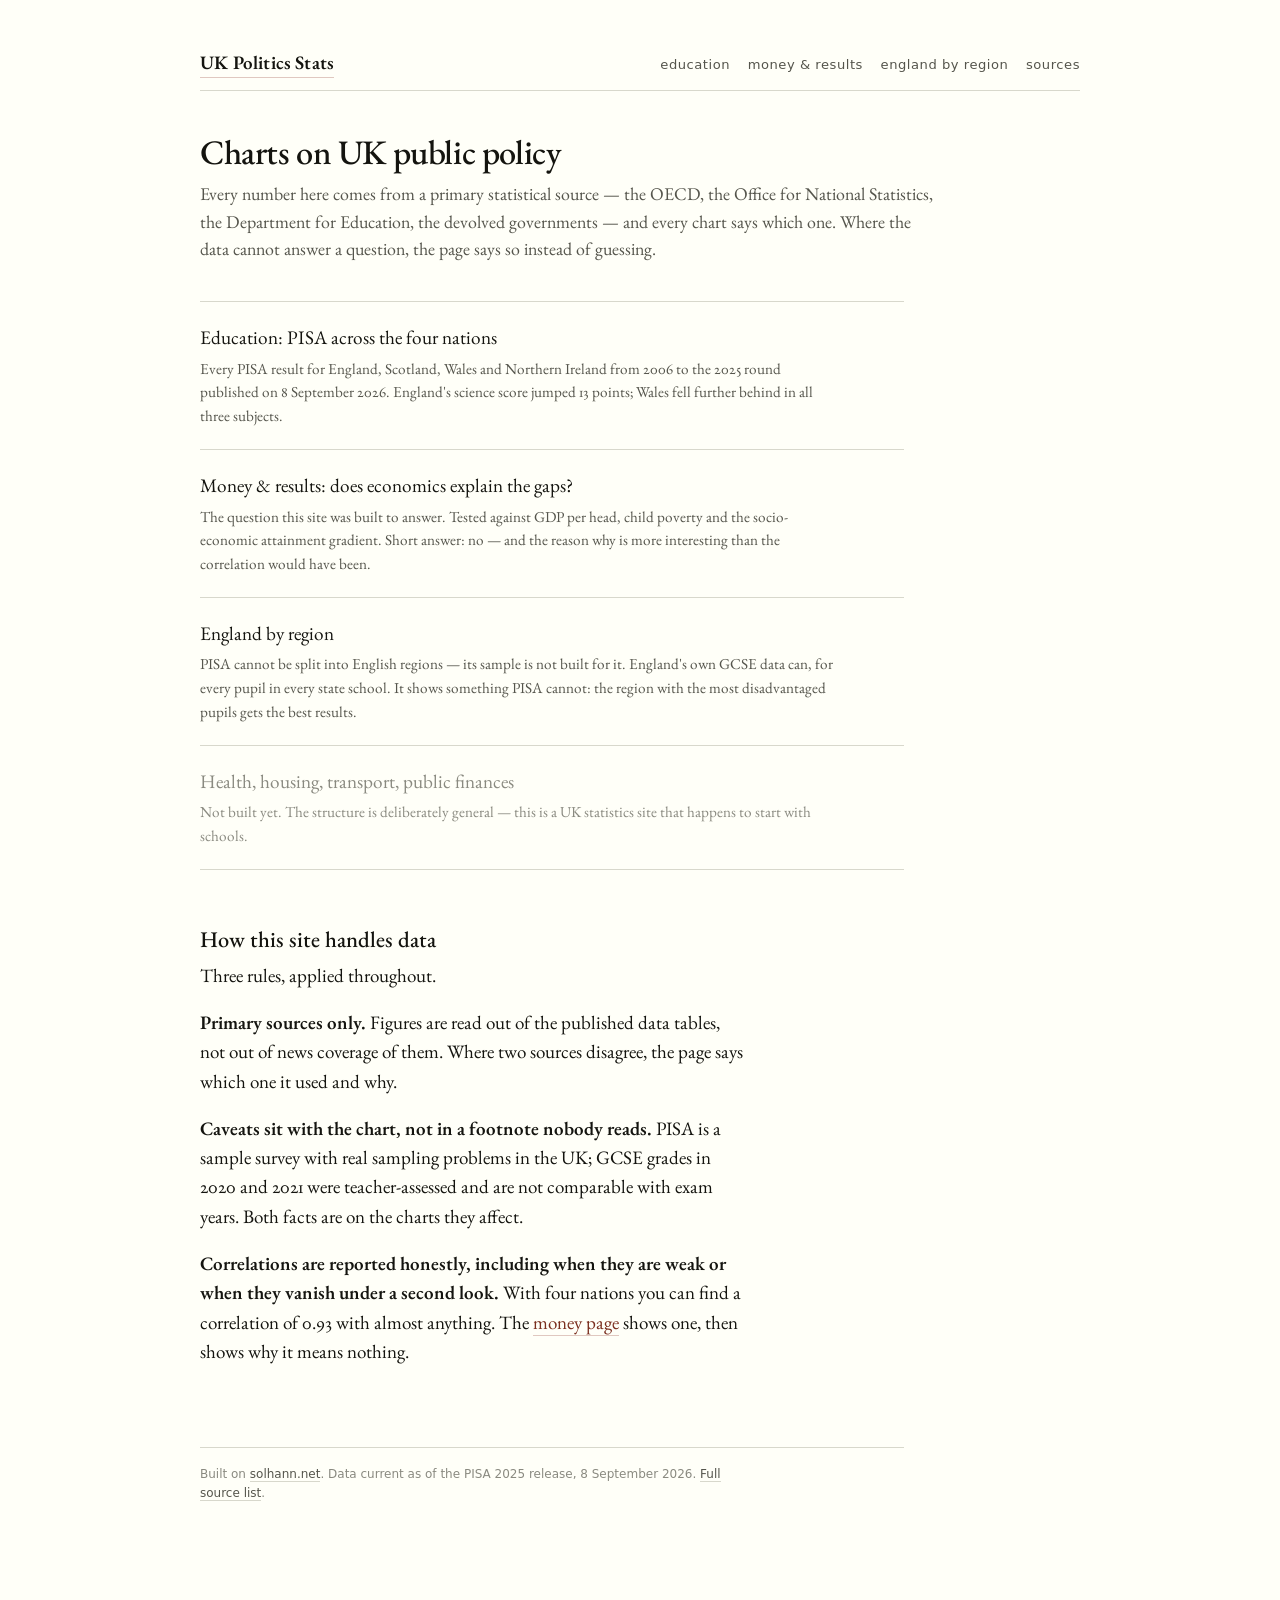
<file: index.html>
<!doctype html>
<html lang="en-GB">
<head>
<meta charset="utf-8">
<meta name="viewport" content="width=device-width, initial-scale=1">
<title>UK Politics Stats</title>
<meta name="description" content="Charts on UK public policy, built from primary statistical sources. First subject: education across the four nations.">
<link rel="icon" href="data:image/svg+xml,%3Csvg xmlns='http://www.w3.org/2000/svg' viewBox='0 0 100 100'%3E%3Ctext y='.9em' font-size='90'%3E📊%3C/text%3E%3C/svg%3E">
<link rel="preconnect" href="https://fonts.googleapis.com">
<link rel="preconnect" href="https://fonts.gstatic.com" crossorigin>
<link rel="stylesheet" href="https://fonts.googleapis.com/css2?family=EB+Garamond:wght@400;500;600&display=swap">
<link rel="stylesheet" href="assets/style.css">
</head>
<body>
<div class="wrap">

<header class="masthead">
  <a class="brand" href="./">UK Politics Stats</a>
  <nav>
    <a href="education.html">education</a>
    <a href="money.html">money &amp; results</a>
    <a href="regions.html">england by region</a>
    <a href="sources.html">sources</a>
  </nav>
</header>

<h1>Charts on UK public policy</h1>

<p class="standfirst">Every number here comes from a primary statistical source — the OECD, the
Office for National Statistics, the Department for Education, the devolved governments — and every
chart says which one. Where the data cannot answer a question, the page says so instead of
guessing.</p>

<ul class="topics">
  <li>
    <a href="education.html">Education: PISA across the four nations</a>
    <p>Every PISA result for England, Scotland, Wales and Northern Ireland from 2006 to the
    2025 round published on 8 September 2026. England's science score jumped 13 points; Wales fell
    further behind in all three subjects.</p>
  </li>
  <li>
    <a href="money.html">Money &amp; results: does economics explain the gaps?</a>
    <p>The question this site was built to answer. Tested against GDP per head, child poverty and
    the socio-economic attainment gradient. Short answer: no — and the reason why is more
    interesting than the correlation would have been.</p>
  </li>
  <li>
    <a href="regions.html">England by region</a>
    <p>PISA cannot be split into English regions — its sample is not built for it. England's own
    GCSE data can, for every pupil in every state school. It shows something PISA cannot: the
    region with the most disadvantaged pupils gets the best results.</p>
  </li>
  <li>
    <span class="soon">Health, housing, transport, public finances</span>
    <p>Not built yet. The structure is deliberately general — this is a UK statistics site that
    happens to start with schools.</p>
  </li>
</ul>

<h2>How this site handles data</h2>

<p>Three rules, applied throughout.</p>

<p><strong>Primary sources only.</strong> Figures are read out of the published data tables, not
out of news coverage of them. Where two sources disagree, the page says which one it used and
why.</p>

<p><strong>Caveats sit with the chart, not in a footnote nobody reads.</strong> PISA is a sample
survey with real sampling problems in the UK; GCSE grades in 2020 and 2021 were teacher-assessed
and are not comparable with exam years. Both facts are on the charts they affect.</p>

<p><strong>Correlations are reported honestly, including when they are weak or when they vanish
under a second look.</strong> With four nations you can find a correlation of 0.93 with almost
anything. The <a href="money.html">money page</a> shows one, then shows why it means nothing.</p>

<footer>
  <p>Built on <a href="https://create.solhann.net">solhann.net</a>.
  Data current as of the PISA 2025 release, 8&nbsp;September&nbsp;2026.
  <a href="sources.html">Full source list</a>.</p>
</footer>

</div>
</body>
</html>
</file>
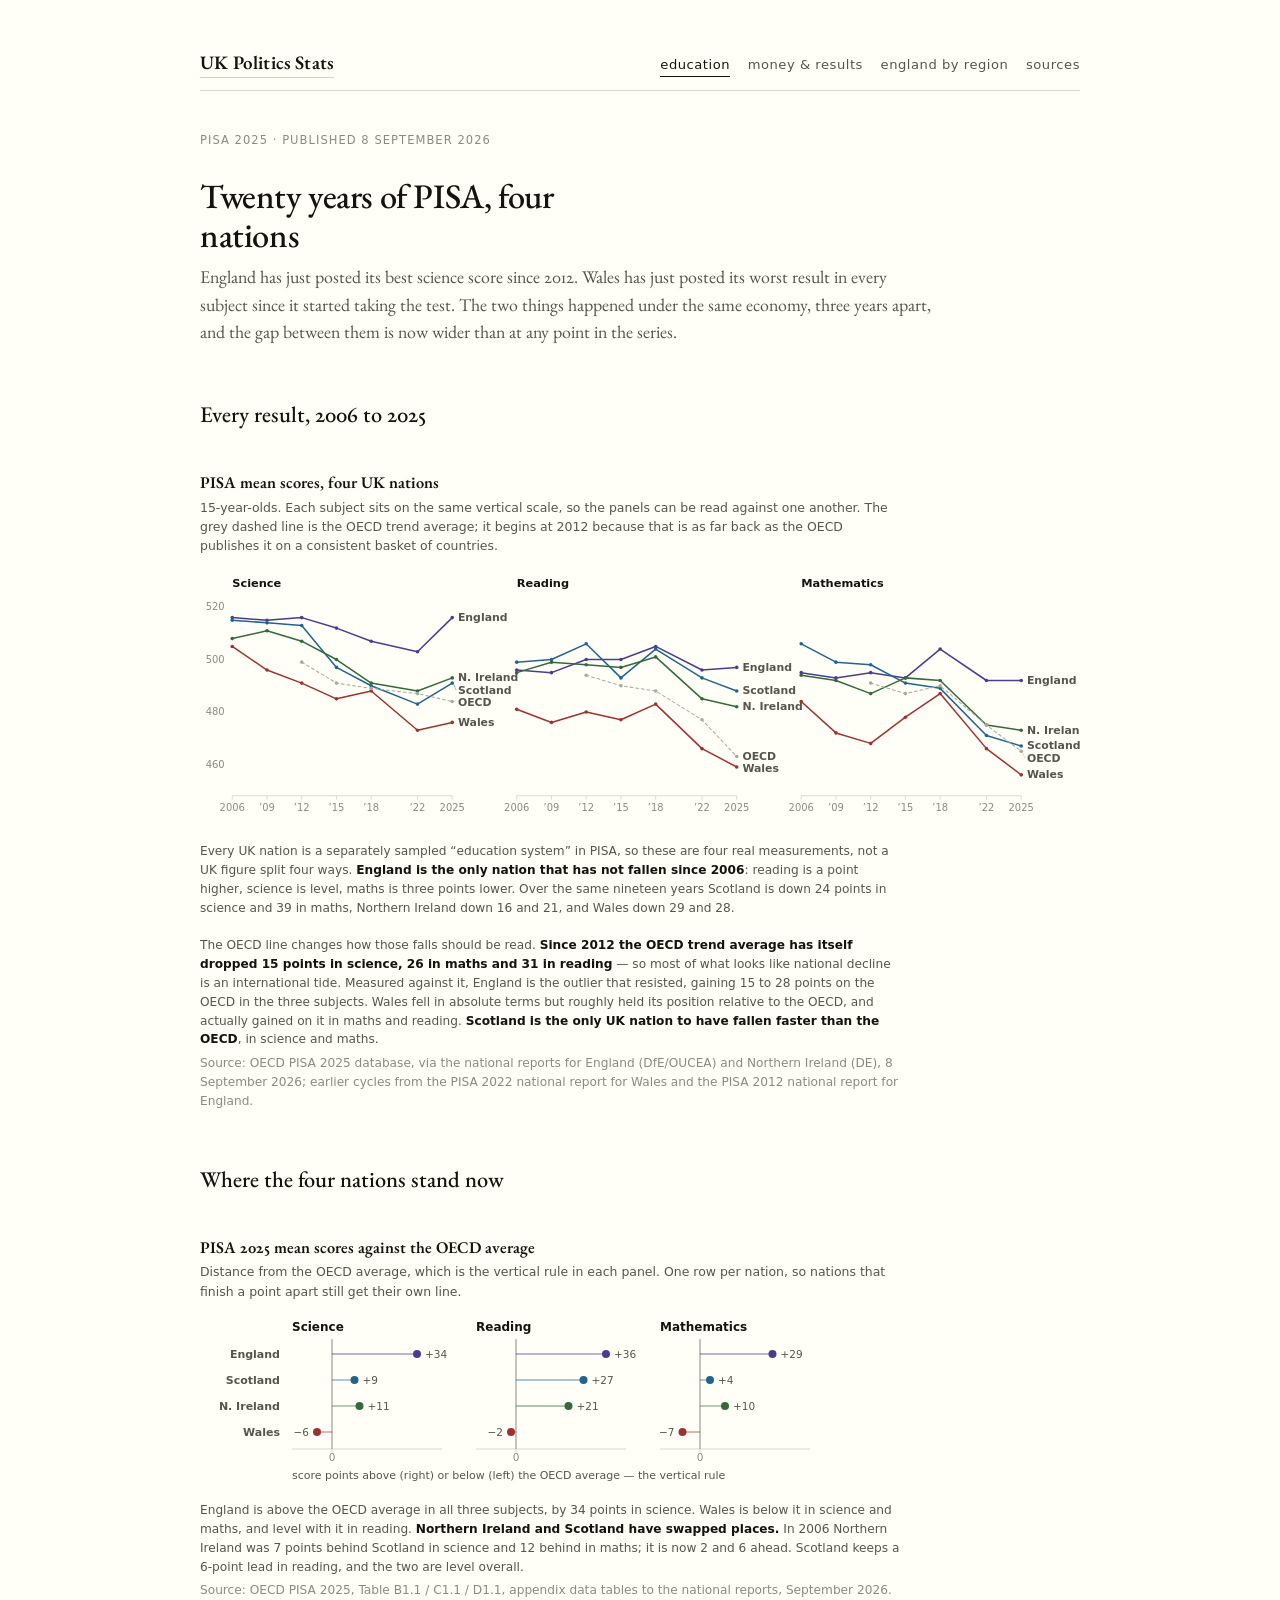
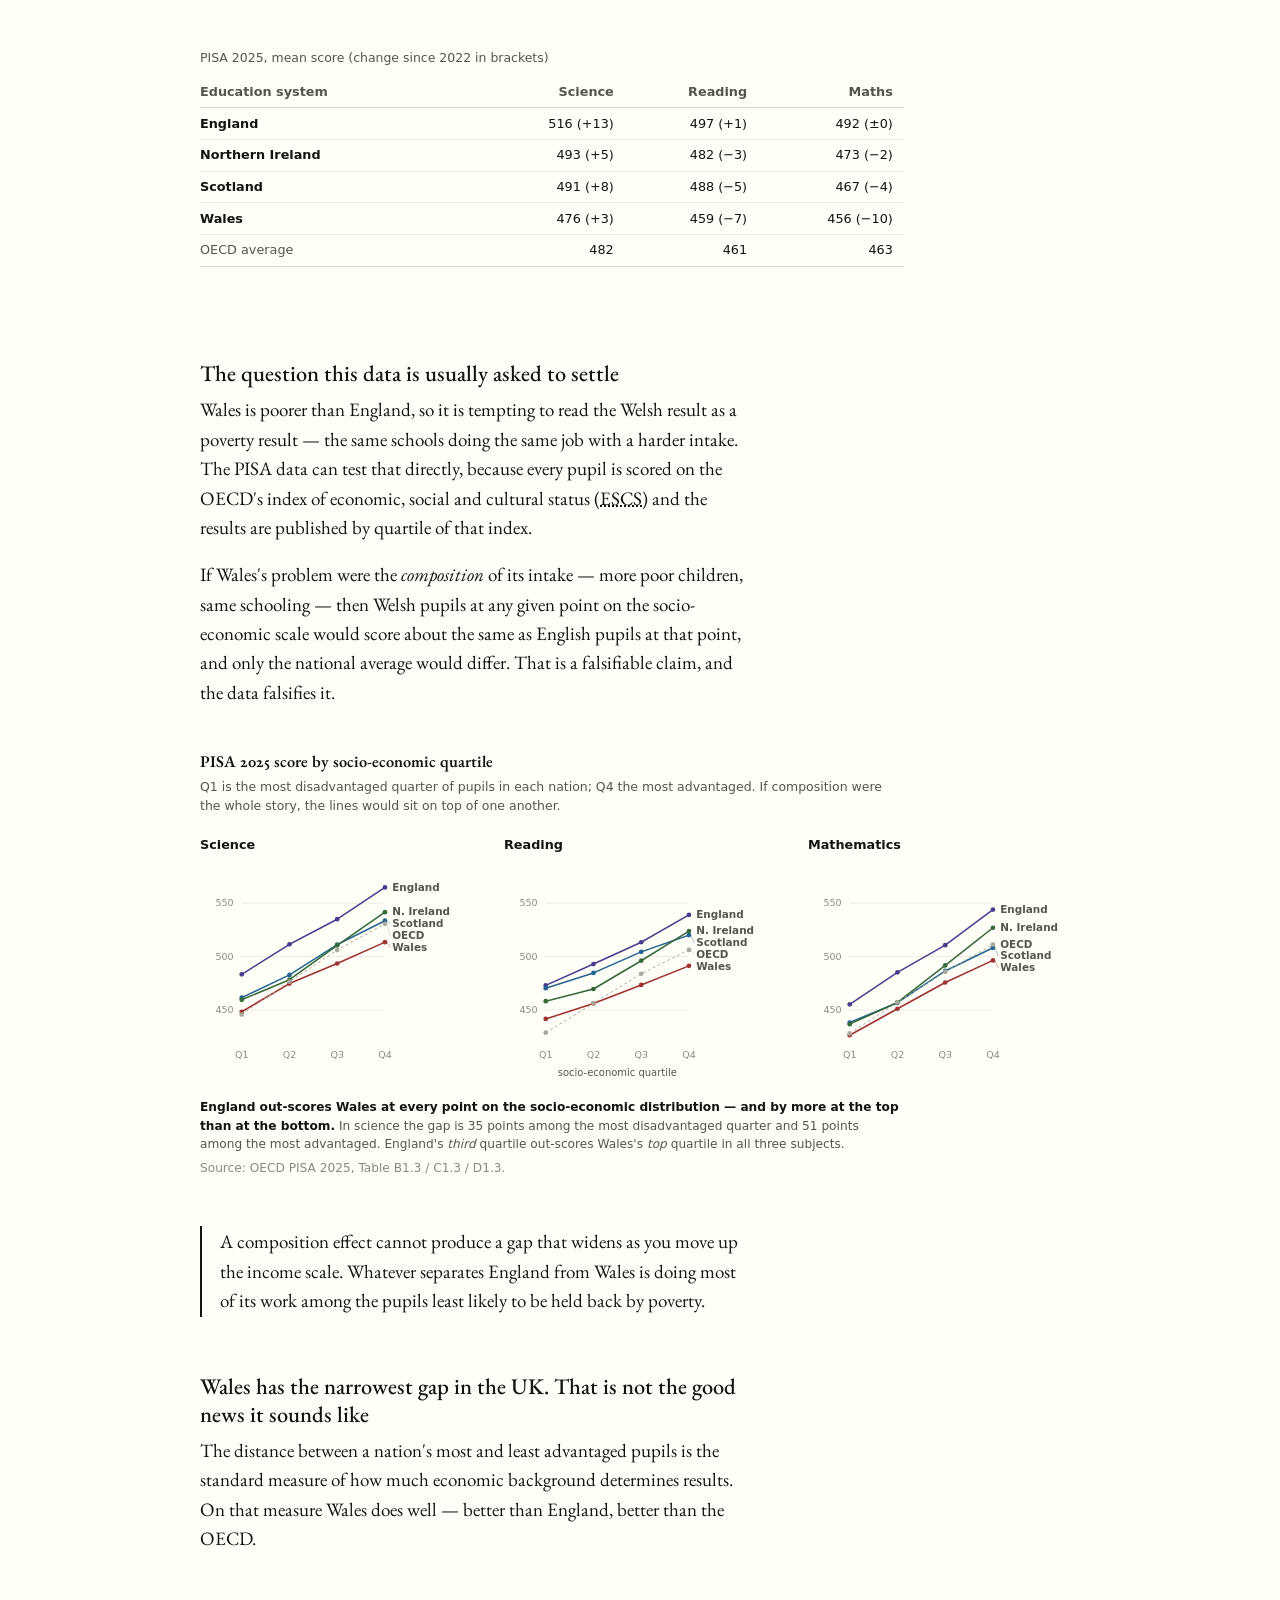
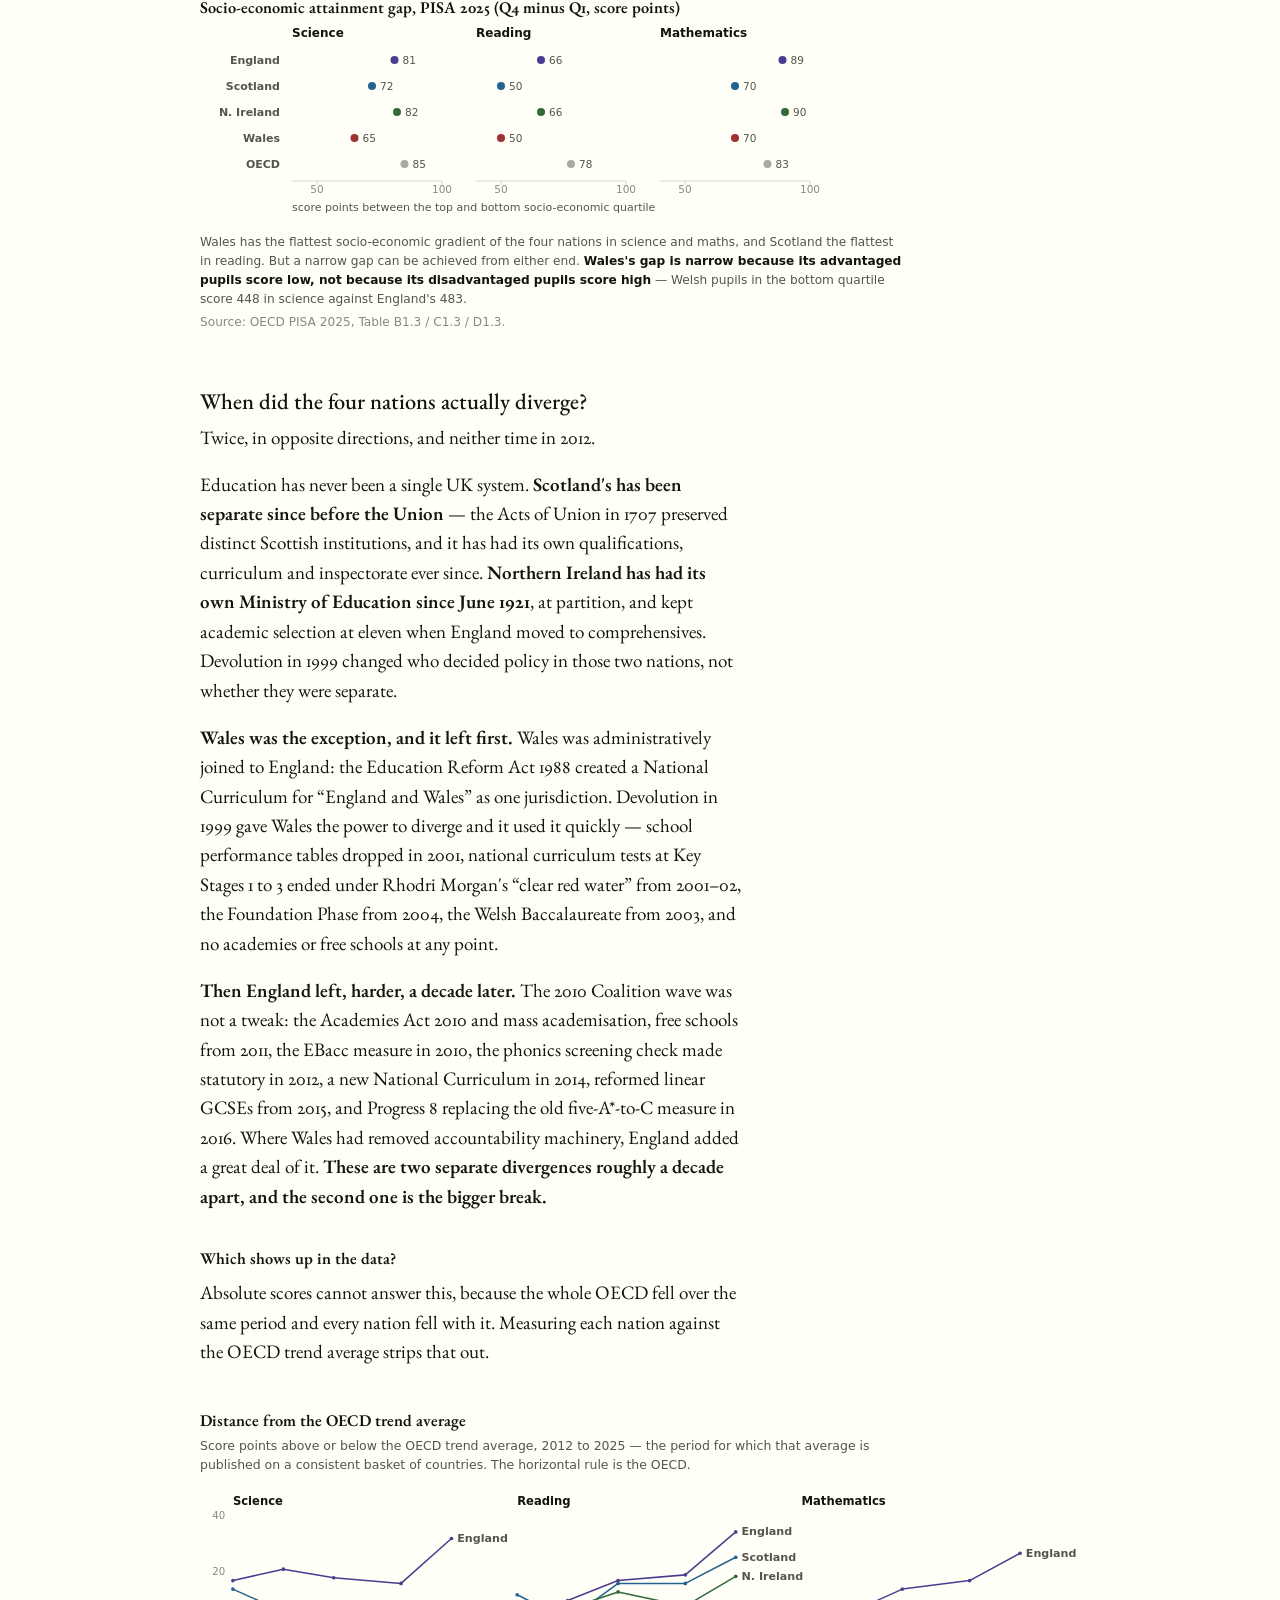
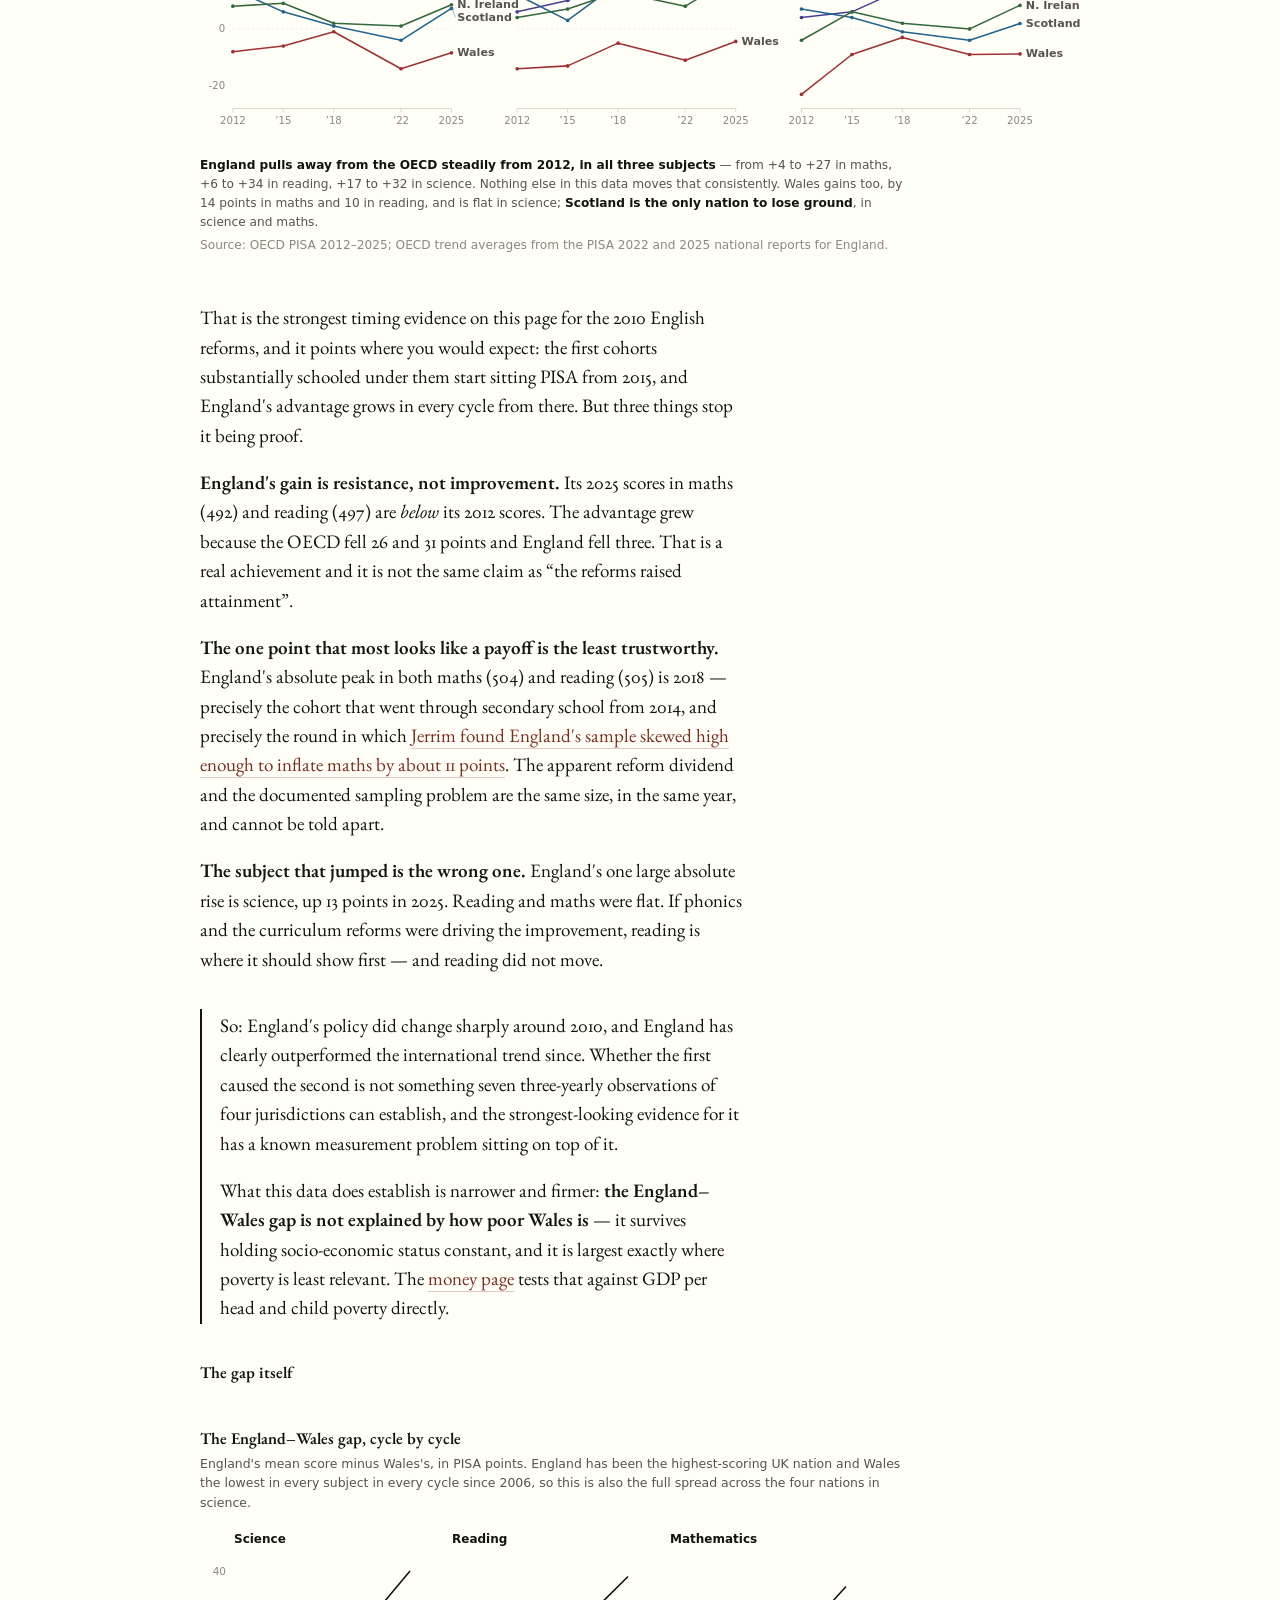
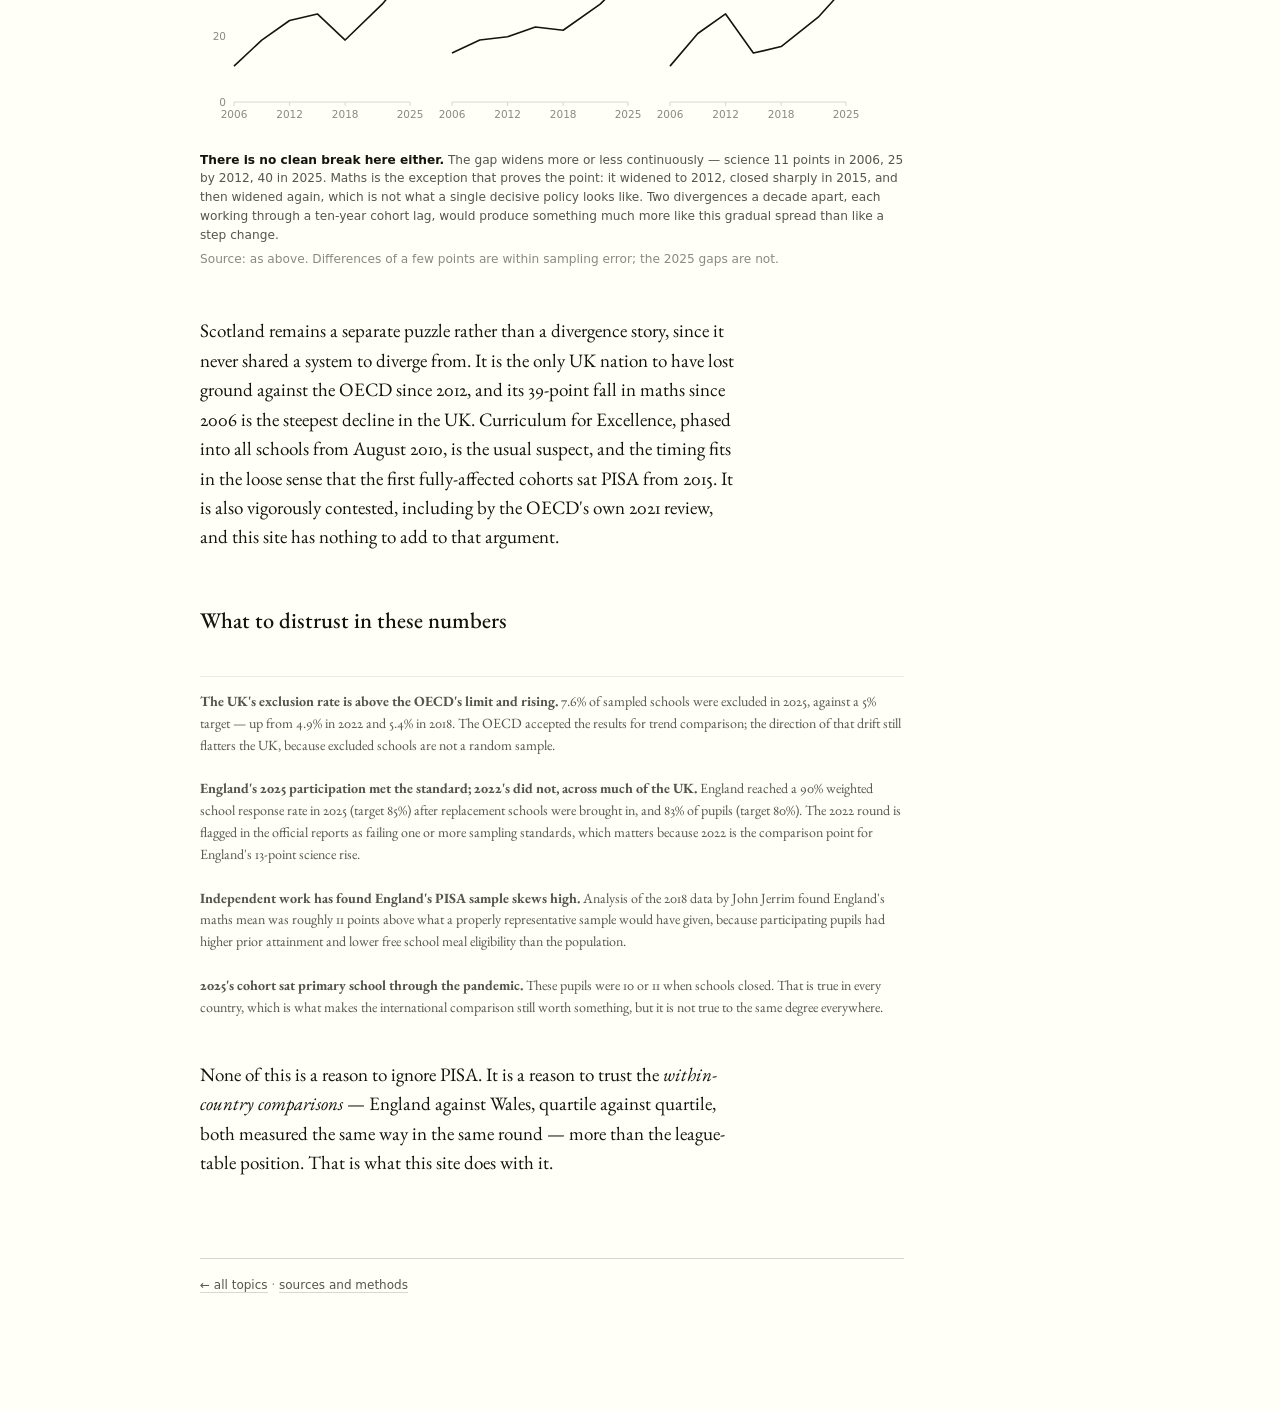
<file: education.html>
<!doctype html>
<html lang="en-GB">
<head>
<meta charset="utf-8">
<meta name="viewport" content="width=device-width, initial-scale=1">
<title>Education — UK Politics Stats</title>
<meta name="description" content="Every PISA result for England, Scotland, Wales and Northern Ireland from 2006 to 2025, with the socio-economic breakdown that explains what the headline scores do not.">
<link rel="icon" href="data:image/svg+xml,%3Csvg xmlns='http://www.w3.org/2000/svg' viewBox='0 0 100 100'%3E%3Ctext y='.9em' font-size='90'%3E📊%3C/text%3E%3C/svg%3E">
<link rel="preconnect" href="https://fonts.googleapis.com">
<link rel="preconnect" href="https://fonts.gstatic.com" crossorigin>
<link rel="stylesheet" href="https://fonts.googleapis.com/css2?family=EB+Garamond:wght@400;500;600&display=swap">
<link rel="stylesheet" href="assets/style.css">
</head>
<body>
<div class="wrap">

<header class="masthead">
  <a class="brand" href="./">UK Politics Stats</a>
  <nav>
    <a href="education.html" aria-current="page">education</a>
    <a href="money.html">money &amp; results</a>
    <a href="regions.html">england by region</a>
    <a href="sources.html">sources</a>
  </nav>
</header>

<p class="dateline">PISA 2025 · published 8 September 2026</p>
<h1>Twenty years of PISA, four nations</h1>

<p class="standfirst">England has just posted its best science score since 2012. Wales has just
posted its worst result in every subject since it started taking the test. The two things happened
under the same economy, three years apart, and the gap between them is now wider than at any point
in the series.</p>

<h2>Every result, 2006 to 2025</h2>

<figure>
  <p class="fig-title">PISA mean scores, four UK nations</p>
  <p class="fig-sub">15-year-olds. Each subject sits on the same vertical scale, so the panels can
  be read against one another. The grey dashed line is the OECD trend average; it begins at 2012
  because that is as far back as the OECD publishes it on a consistent basket of countries.</p>
  <div id="trend" class="scroller"></div>
  <figcaption>
    Every UK nation is a separately sampled “education system” in PISA, so these are four real
    measurements, not a UK figure split four ways. <b>England is the only nation that has not
    fallen since 2006</b>: reading is a point higher, science is level, maths is three points
    lower. Over the same nineteen years Scotland is down 24 points in science and 39 in maths,
    Northern Ireland down 16 and 21, and Wales down 29 and 28.
    <br><br>
    The OECD line changes how those falls should be read. <b>Since 2012 the OECD trend average has
    itself dropped 15 points in science, 26 in maths and 31 in reading</b> — so most of what looks
    like national decline is an international tide. Measured against it, England is the outlier
    that resisted, gaining 15 to 28 points on the OECD in the three subjects. Wales fell in
    absolute terms but roughly held its position relative to the OECD, and actually gained on it in
    maths and reading. <b>Scotland is the only UK nation to have fallen faster than the OECD</b>,
    in science and maths.
    <span class="src">Source: OECD PISA 2025 database, via the national reports for England
    (DfE/OUCEA) and Northern Ireland (DE), 8 September 2026; earlier cycles from the PISA 2022
    national report for Wales and the PISA 2012 national report for England.</span>
  </figcaption>
</figure>

<h2>Where the four nations stand now</h2>

<figure>
  <p class="fig-title">PISA 2025 mean scores against the OECD average</p>
  <p class="fig-sub">Distance from the OECD average, which is the vertical rule in each panel. One row per nation, so nations that finish a point apart still get their own line.</p>
  <div id="standings"></div>
  <figcaption>
    England is above the OECD average in all three subjects, by 34 points in science. Wales is
    below it in science and maths, and level with it in reading. <b>Northern Ireland and Scotland
    have swapped places.</b> In 2006 Northern Ireland was 7 points behind Scotland in science and
    12 behind in maths; it is now 2 and 6 ahead. Scotland keeps a 6-point lead in reading, and the
    two are level overall.
    <span class="src">Source: OECD PISA 2025, Table B1.1 / C1.1 / D1.1, appendix data tables to
    the national reports, September 2026.</span>
  </figcaption>
</figure>

<div class="scroller">
<table>
  <caption>PISA 2025, mean score (change since 2022 in brackets)</caption>
  <thead>
    <tr><th>Education system</th><th>Science</th><th>Reading</th><th>Maths</th></tr>
  </thead>
  <tbody id="tbl2025"></tbody>
</table>
</div>

<h2>The question this data is usually asked to settle</h2>

<p>Wales is poorer than England, so it is tempting to read the Welsh result as a poverty result —
the same schools doing the same job with a harder intake. The PISA data can test that directly,
because every pupil is scored on the OECD's index of economic, social and cultural status
(<abbr title="Economic, Social and Cultural Status">ESCS</abbr>) and the results are published by
quartile of that index.</p>

<p>If Wales's problem were the <em>composition</em> of its intake — more poor children, same
schooling — then Welsh pupils at any given point on the socio-economic scale would score about the
same as English pupils at that point, and only the national average would differ. That is a
falsifiable claim, and the data falsifies it.</p>

<figure>
  <p class="fig-title">PISA 2025 score by socio-economic quartile</p>
  <p class="fig-sub">Q1 is the most disadvantaged quarter of pupils in each nation; Q4 the most
  advantaged. If composition were the whole story, the lines would sit on top of one another.</p>
  <div id="escs" class="scroller"></div>
  <figcaption>
    <b>England out-scores Wales at every point on the socio-economic distribution — and by more at
    the top than at the bottom.</b> In science the gap is 35 points among the most disadvantaged
    quarter and 51 points among the most advantaged. England's <em>third</em> quartile out-scores
    Wales's <em>top</em> quartile in all three subjects.
    <span class="src">Source: OECD PISA 2025, Table B1.3 / C1.3 / D1.3.</span>
  </figcaption>
</figure>

<div class="finding">
  <p>A composition effect cannot produce a gap that widens as you move up the income scale. Whatever
  separates England from Wales is doing most of its work among the pupils least likely to be held
  back by poverty.</p>
</div>

<h2>Wales has the narrowest gap in the UK. That is not the good news it sounds like</h2>

<p>The distance between a nation's most and least advantaged pupils is the standard measure of how
much economic background determines results. On that measure Wales does well — better than
England, better than the OECD.</p>

<figure>
  <p class="fig-title">Socio-economic attainment gap, PISA 2025 (Q4 minus Q1, score points)</p>
  <div id="gap"></div>
  <figcaption>
    Wales has the flattest socio-economic gradient of the four nations in science and maths, and
    Scotland the flattest in reading. But a narrow gap can be achieved from either end.
    <b>Wales's gap is narrow because its advantaged pupils score low, not because its disadvantaged
    pupils score high</b> — Welsh pupils in the bottom quartile score 448 in science against
    England's 483.
    <span class="src">Source: OECD PISA 2025, Table B1.3 / C1.3 / D1.3.</span>
  </figcaption>
</figure>

<h2>When did the four nations actually diverge?</h2>

<p>Twice, in opposite directions, and neither time in 2012.</p>

<p>Education has never been a single UK system. <strong>Scotland's has been separate since before
the Union</strong> — the Acts of Union in 1707 preserved distinct Scottish institutions, and it has
had its own qualifications, curriculum and inspectorate ever since. <strong>Northern Ireland has
had its own Ministry of Education since June 1921</strong>, at partition, and kept academic
selection at eleven when England moved to comprehensives. Devolution in 1999 changed who decided
policy in those two nations, not whether they were separate.</p>

<p><strong>Wales was the exception, and it left first.</strong> Wales was administratively joined to
England: the Education Reform Act 1988 created a National Curriculum for “England and Wales” as one
jurisdiction. Devolution in 1999 gave Wales the power to diverge and it used it quickly — school
performance tables dropped in 2001, national curriculum tests at Key Stages 1 to 3 ended under
Rhodri Morgan's “clear red water” from 2001–02, the Foundation Phase from 2004, the Welsh
Baccalaureate from 2003, and no academies or free schools at any point.</p>

<p><strong>Then England left, harder, a decade later.</strong> The 2010 Coalition wave was not a
tweak: the Academies Act 2010 and mass academisation, free schools from 2011, the EBacc measure in
2010, the phonics screening check made statutory in 2012, a new National Curriculum in 2014,
reformed linear GCSEs from 2015, and Progress 8 replacing the old five-A*-to-C measure in 2016.
Where Wales had removed accountability machinery, England added a great deal of it. <strong>These
are two separate divergences roughly a decade apart, and the second one is the bigger
break.</strong></p>

<h3>Which shows up in the data?</h3>

<p>Absolute scores cannot answer this, because the whole OECD fell over the same period and every
nation fell with it. Measuring each nation against the OECD trend average strips that out.</p>

<figure>
  <p class="fig-title">Distance from the OECD trend average</p>
  <p class="fig-sub">Score points above or below the OECD trend average, 2012 to 2025 — the period
  for which that average is published on a consistent basket of countries. The horizontal rule is
  the OECD.</p>
  <div id="vsOecd" class="scroller"></div>
  <figcaption>
    <b>England pulls away from the OECD steadily from 2012, in all three subjects</b> — from +4 to
    +27 in maths, +6 to +34 in reading, +17 to +32 in science. Nothing else in this data moves that
    consistently. Wales gains too, by 14 points in maths and 10 in reading, and is flat in science;
    <b>Scotland is the only nation to lose ground</b>, in science and maths.
    <span class="src">Source: OECD PISA 2012–2025; OECD trend averages from the PISA 2022 and 2025
    national reports for England.</span>
  </figcaption>
</figure>

<p>That is the strongest timing evidence on this page for the 2010 English reforms, and it points
where you would expect: the first cohorts substantially schooled under them start sitting PISA from
2015, and England's advantage grows in every cycle from there. But three things stop it being
proof.</p>

<p><strong>England's gain is resistance, not improvement.</strong> Its 2025 scores in maths (492)
and reading (497) are <em>below</em> its 2012 scores. The advantage grew because the OECD fell 26
and 31 points and England fell three. That is a real achievement and it is not the same claim as
“the reforms raised attainment”.</p>

<p><strong>The one point that most looks like a payoff is the least trustworthy.</strong> England's
absolute peak in both maths (504) and reading (505) is 2018 — precisely the cohort that went
through secondary school from 2014, and precisely the round in which
<a href="https://bera-journals.onlinelibrary.wiley.com/doi/10.1002/rev3.3270">Jerrim found England's
sample skewed high enough to inflate maths by about 11 points</a>. The apparent reform dividend and
the documented sampling problem are the same size, in the same year, and cannot be told apart.</p>

<p><strong>The subject that jumped is the wrong one.</strong> England's one large absolute rise is
science, up 13 points in 2025. Reading and maths were flat. If phonics and the curriculum reforms
were driving the improvement, reading is where it should show first — and reading did not move.</p>

<div class="finding">
  <p>So: England's policy did change sharply around 2010, and England has clearly outperformed the
  international trend since. Whether the first caused the second is not something seven three-yearly
  observations of four jurisdictions can establish, and the strongest-looking evidence for it has a
  known measurement problem sitting on top of it.</p>
  <p>What this data does establish is narrower and firmer:
  <strong>the England–Wales gap is not explained by how poor Wales is</strong> — it survives holding
  socio-economic status constant, and it is largest exactly where poverty is least relevant. The
  <a href="money.html">money page</a> tests that against GDP per head and child poverty directly.</p>
</div>

<h3>The gap itself</h3>

<figure>
  <p class="fig-title">The England–Wales gap, cycle by cycle</p>
  <p class="fig-sub">England's mean score minus Wales's, in PISA points. England has been the
  highest-scoring UK nation and Wales the lowest in every subject in every cycle since 2006, so
  this is also the full spread across the four nations in science.</p>
  <div id="gapTrend" class="scroller"></div>
  <figcaption>
    <b>There is no clean break here either.</b> The gap widens more or less continuously — science
    11 points in 2006, 25 by 2012, 40 in 2025. Maths is the exception that proves the point: it
    widened to 2012, closed sharply in 2015, and then widened again, which is not what a single
    decisive policy looks like. Two divergences a decade apart, each working through a
    ten-year cohort lag, would produce something much more like this gradual spread than like a
    step change.
    <span class="src">Source: as above. Differences of a few points are within sampling error; the
    2025 gaps are not.</span>
  </figcaption>
</figure>

<p>Scotland remains a separate puzzle rather than a divergence story, since it never shared a system
to diverge from. It is the only UK nation to have lost ground against the OECD since 2012, and its
39-point fall in maths since 2006 is the steepest decline in the UK. Curriculum for Excellence,
phased into all schools from August 2010, is the usual suspect, and the timing fits in the loose
sense that the first fully-affected cohorts sat PISA from 2015. It is also vigorously contested,
including by the OECD's own 2021 review, and this site has nothing to add to that argument.</p>

<h2>What to distrust in these numbers</h2>

<p class="caveat">
<b>The UK's exclusion rate is above the OECD's limit and rising.</b> 7.6% of sampled schools were
excluded in 2025, against a 5% target — up from 4.9% in 2022 and 5.4% in 2018. The OECD accepted
the results for trend comparison; the direction of that drift still flatters the UK, because
excluded schools are not a random sample.<br><br>
<b>England's 2025 participation met the standard; 2022's did not, across much of the UK.</b>
England reached a 90% weighted school response rate in 2025 (target 85%) after replacement schools
were brought in, and 83% of pupils (target 80%). The 2022 round is flagged in the official reports
as failing one or more sampling standards, which matters because 2022 is the comparison point for
England's 13-point science rise.<br><br>
<b>Independent work has found England's PISA sample skews high.</b> Analysis of the 2018 data by
John Jerrim found England's maths mean was roughly 11 points above what a properly representative
sample would have given, because participating pupils had higher prior attainment and lower free
school meal eligibility than the population.<br><br>
<b>2025's cohort sat primary school through the pandemic.</b> These pupils were 10 or 11 when
schools closed. That is true in every country, which is what makes the international comparison
still worth something, but it is not true to the same degree everywhere.
</p>

<p>None of this is a reason to ignore PISA. It is a reason to trust the <em>within-country
comparisons</em> — England against Wales, quartile against quartile, both measured the same way in
the same round — more than the league-table position. That is what this site does with it.</p>

<footer>
  <p><a href="./">← all topics</a> · <a href="sources.html">sources and methods</a></p>
</footer>

</div>

<script src="assets/data.js"></script>
<script src="assets/charts.js"></script>
<script>
(function () {
  var D = window.UKD;
  var NATIONS = ['England', 'Scotland', 'Northern Ireland', 'Wales'];
  var SUBJECTS = [['science', 'Science'], ['reading', 'Reading'], ['maths', 'Mathematics']];

  function trendPanels() {
    return SUBJECTS.map(function (s) {
      return {
        title: s[1],
        series: NATIONS.map(function (n) {
          return {
            name: n,
            values: D.pisa[s[0]][n].map(function (v, i) { return { x: D.years[i], y: v }; })
          };
        }).concat([{
          /* The OECD trend average — a fixed basket of countries, so it can be
             read as a trend. It starts at 2012 because that is as far back as
             it is published on a consistent basis; before then the OECD
             average covers a different set of countries each cycle and a line
             through it would be four unrelated numbers joined up. */
          name: 'OECD trend average', dashed: true,
          values: Object.keys(D.oecdTrend[s[0]]).map(Number).sort()
            .map(function (y) { return { x: y, y: D.oecdTrend[s[0]][String(y)] }; })
        }])
      };
    });
  }

  var trendHost = document.getElementById('trend');
  var lastCols = null;

  function drawTrend() {
    var cols = window.innerWidth < 700 ? 1 : 3;
    if (cols === lastCols) return;
    lastCols = cols;
    trendHost.innerHTML = '';
    trendHost.appendChild(Chart.smallMultiples({
      panels: trendPanels(),
      cols: cols,
      panelW: cols === 1 ? 250 : 232,
      panelH: cols === 1 ? 190 : 210,
      xTicks: D.years,
      xTickLabel: function (t) {
        return (t === D.years[0] || t === D.years[D.years.length - 1])
          ? t : '’' + String(t).slice(2);
      },
      yDomain: [448, 524]
    }));
    trendHost.querySelector('svg').setAttribute('aria-label',
      'PISA mean scores 2006 to 2025 in science, reading and mathematics for England, Scotland, ' +
      'Northern Ireland and Wales. England ends highest in every subject, Wales lowest.');
  }
  drawTrend();
  var t; window.addEventListener('resize', function () { clearTimeout(t); t = setTimeout(drawTrend, 150); });

  /* --- 2025 standings: distance from the OECD average ---------------- *
     Rows per nation, panels per subject. Every nation gets its own row, so
     Scotland and Northern Ireland finishing 1.3 points apart in science is
     a layout non-event rather than a collision. */
  (function () {
    Chart.mount('standings', Chart.rowChart({
      panels: SUBJECTS.map(function (s) {
        return {
          title: s[1],
          rows: NATIONS.map(function (n) {
            return { name: n, value: Math.round(D.exact2025[s[0]][n] - D.exact2025[s[0]]['OECD average']) };
          })
        };
      }),
      ref: 0,
      xDomain: [-16, 44],
      panelW: 150, gapX: 34, labelW: 92, rowH: 26,
      markFmt: function (v) { return (v > 0 ? '+' : v < 0 ? '−' : '') + Math.abs(v); },
      fmt: function (t) { return t > 0 ? '+' + t : t; },
      xLabel: 'score points above (right) or below (left) the OECD average — the vertical rule'
    }), 'PISA 2025 scores relative to the OECD average. England is furthest above in every ' +
        'subject. Wales is the only nation below it, in science and maths.');
  })();

  /* --- 2025 table with change since 2022 ----------------------------- */
  (function () {
    var body = document.getElementById('tbl2025');
    var order = ['England', 'Northern Ireland', 'Scotland', 'Wales', 'OECD average'];
    order.forEach(function (n) {
      var tr = document.createElement('tr');
      var th = document.createElement('td');
      th.textContent = n; th.style.fontWeight = n === 'OECD average' ? '400' : '600';
      if (n === 'OECD average') th.style.color = 'var(--ink-soft)';
      tr.appendChild(th);
      SUBJECTS.forEach(function (s) {
        var td = document.createElement('td');
        td.className = 'num';
        var v = D.exact2025[s[0]][n];
        if (n === 'OECD average') {
          td.textContent = v.toFixed(0);
        } else {
          var prev = D.pisa[s[0]][n][5];
          var d = Math.round(v) - prev;
          td.textContent = v.toFixed(0) + '  (' + (d > 0 ? '+' : d < 0 ? '−' : '±') + Math.abs(d) + ')';
        }
        tr.appendChild(td);
      });
      body.appendChild(tr);
    });
  })();

  /* --- ESCS quartile profiles ----------------------------------------
     Three independent charts on one shared y-domain, laid out by CSS. A
     shared domain is what makes them comparable; a shared <svg> would only
     make them harder to lay out. */
  (function () {
    var host = document.getElementById('escs');
    host.className = 'panel-grid';
    SUBJECTS.forEach(function (s) {
      var cell = document.createElement('div');
      var h = document.createElement('p');
      h.className = 'panel-heading';
      h.textContent = s[1];
      cell.appendChild(h);
      cell.appendChild(Chart.profile({
        categories: ['Q1', 'Q2', 'Q3', 'Q4'],
        width: 300, height: 250,
        yDomain: [420, 578],
        xLabel: s[0] === 'reading' ? 'socio-economic quartile' : null,
        series: NATIONS.map(function (n) {
          return {
            name: n,
            /* published Q4→Q1; reversed so the x axis runs poorest to richest */
            values: D.escs[s[0]][n].slice().reverse()
          };
        }).concat([{
          name: 'OECD average', dashed: true,
          values: D.escs[s[0]]['OECD average'].slice().reverse()
        }])
      }));
      host.appendChild(cell);
    });
    host.firstChild.querySelector('svg').setAttribute('aria-label',
      'PISA 2025 scores by socio-economic quartile. England is above Wales at every quartile in ' +
      'every subject, and the gap is widest at the most advantaged quartile.');
  })();

  /* --- distance from the OECD trend average --------------------------- *
     Absolute scores cannot separate a national effect from the global slide,
     because every nation fell. This subtracts the tide. 2012 onwards only —
     that is where the trend average exists on a consistent basket. */
  (function () {
    var host = document.getElementById('vsOecd');
    var yrs = Object.keys(D.oecdTrend.science).map(Number).sort();
    function rel(sub, n, y) {
      var i = D.years.indexOf(y);
      var v = y === 2025 ? D.exact2025[sub][n] : D.pisa[sub][n][i];
      return v - D.oecdTrend[sub][String(y)];
    }
    var last = null;
    function draw() {
      var cols = window.innerWidth < 700 ? 1 : 3;
      if (cols === last) return;
      last = cols;
      host.innerHTML = '';
      host.appendChild(Chart.smallMultiples({
        cols: cols,
        panelW: cols === 1 ? 244 : 226,
        panelH: cols === 1 ? 172 : 200,
        xTicks: yrs,
        xTickLabel: function (t) {
          return (t === yrs[0] || t === yrs[yrs.length - 1]) ? t : '\u2019' + String(t).slice(2);
        },
        baseline: 0,
        yDomain: [-28, 40],
        panels: SUBJECTS.map(function (sub) {
          return {
            title: sub[1],
            series: NATIONS.map(function (n) {
              return {
                name: n,
                values: yrs.map(function (y) { return { x: y, y: rel(sub[0], n, y) }; })
              };
            })
          };
        })
      }));
      host.querySelector('svg').setAttribute('aria-label',
        'Each UK nation measured against the OECD trend average, 2012 to 2025. England rises ' +
        'steadily in all three subjects; Scotland falls in science and maths.');
    }
    draw();
    var t; window.addEventListener('resize', function () { clearTimeout(t); t = setTimeout(draw, 150); });
  })();

  /* --- the England-Wales gap, cycle by cycle -------------------------- *
     One panel per subject rather than three coloured lines in one: on this
     site colour means nation, and borrowing it to mean subject here would
     make the reader relearn the palette mid-page. */
  (function () {
    var host = document.getElementById('gapTrend');
    function gap(sub, i) {
      var y = D.years[i];
      var e = y === 2025 ? D.exact2025[sub]['England'] : D.pisa[sub]['England'][i];
      var w = y === 2025 ? D.exact2025[sub]['Wales'] : D.pisa[sub]['Wales'][i];
      return e - w;
    }
    var last = null;
    function draw() {
      var cols = window.innerWidth < 700 ? 1 : 3;
      if (cols === last) return;
      last = cols;
      host.innerHTML = '';
      var svgEl = Chart.indexPanels({
        cols: cols, panelW: cols === 1 ? 236 : 176, panelH: 150,
        mR: 16, gapX: 42, mL: 34,
        xTicks: [2006, 2012, 2018, 2025],
        yDomain: [0, 46],
        panels: SUBJECTS.map(function (sub) {
          return {
            title: sub[1],
            series: [{
              name: '', colour: 'var(--ink)',
              values: D.years.map(function (y, i) { return { x: y, y: gap(sub[0], i) }; })
            }]
          };
        })
      });
      /* indexPanels rules off at 100, which means nothing on a scale of point
         differences. Zero is the line that matters here. */
      svgEl.querySelectorAll('.rule-faint').forEach(function (n) { n.remove(); });
      svgEl.setAttribute('aria-label',
        'The gap between England and Wales in PISA points, 2006 to 2025, by subject. It widens ' +
        'more or less continuously in science and reading, and unevenly in maths.');
      host.appendChild(svgEl);
    }
    draw();
    var t; window.addEventListener('resize', function () { clearTimeout(t); t = setTimeout(draw, 150); });
  })();

  /* --- socio-economic gap by nation ---------------------------------- */
  (function () {
    Chart.mount('gap', Chart.rowChart({
      panels: SUBJECTS.map(function (s) {
        return {
          title: s[1],
          rows: NATIONS.concat(['OECD average']).map(function (n) {
            var q = D.escs[s[0]][n];
            return { name: n, value: Math.round(q[0] - q[3]) };
          })
        };
      }),
      xDomain: [40, 100],
      panelW: 150, gapX: 34, labelW: 92, rowH: 26,
      xLabel: 'score points between the top and bottom socio-economic quartile'
    }), 'Socio-economic attainment gap by nation. Wales has the narrowest gap in science and ' +
        'maths, Scotland the narrowest in reading.');
  })();
})();
</script>
</body>
</html>
</file>
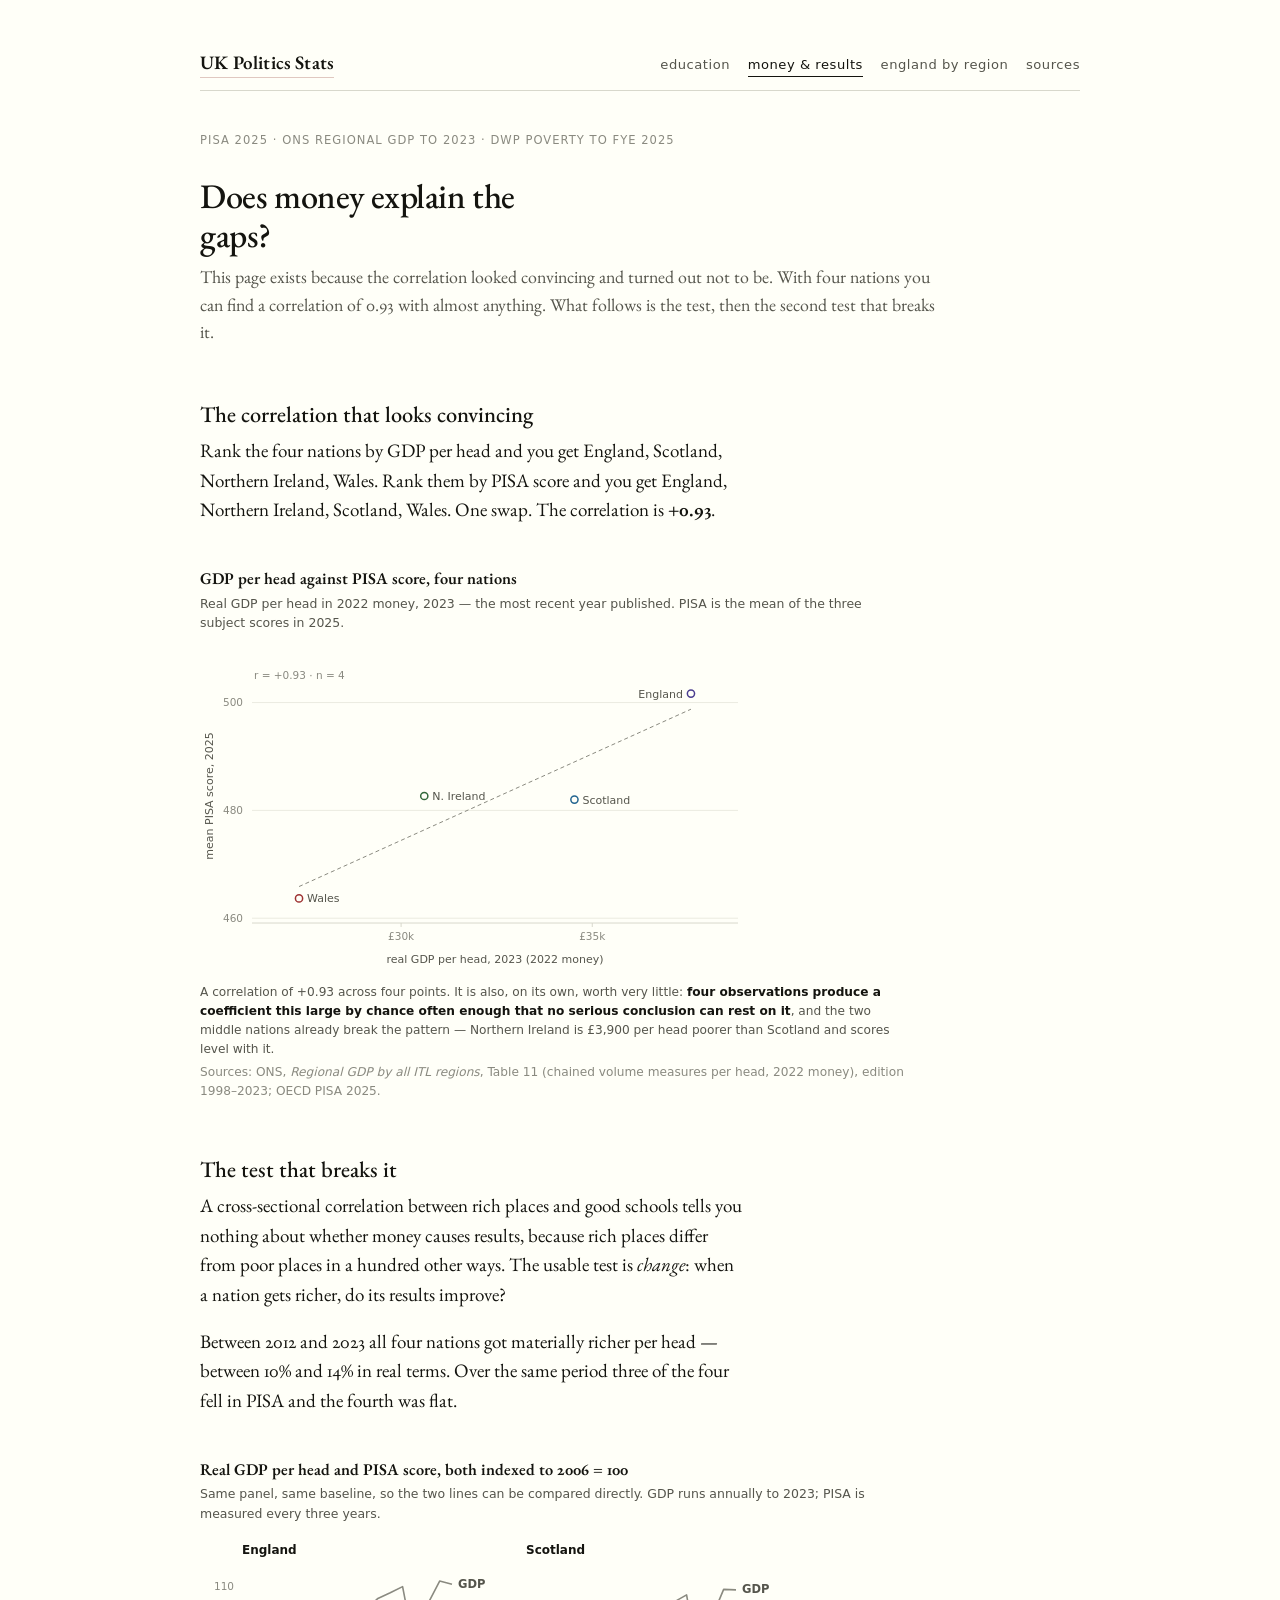
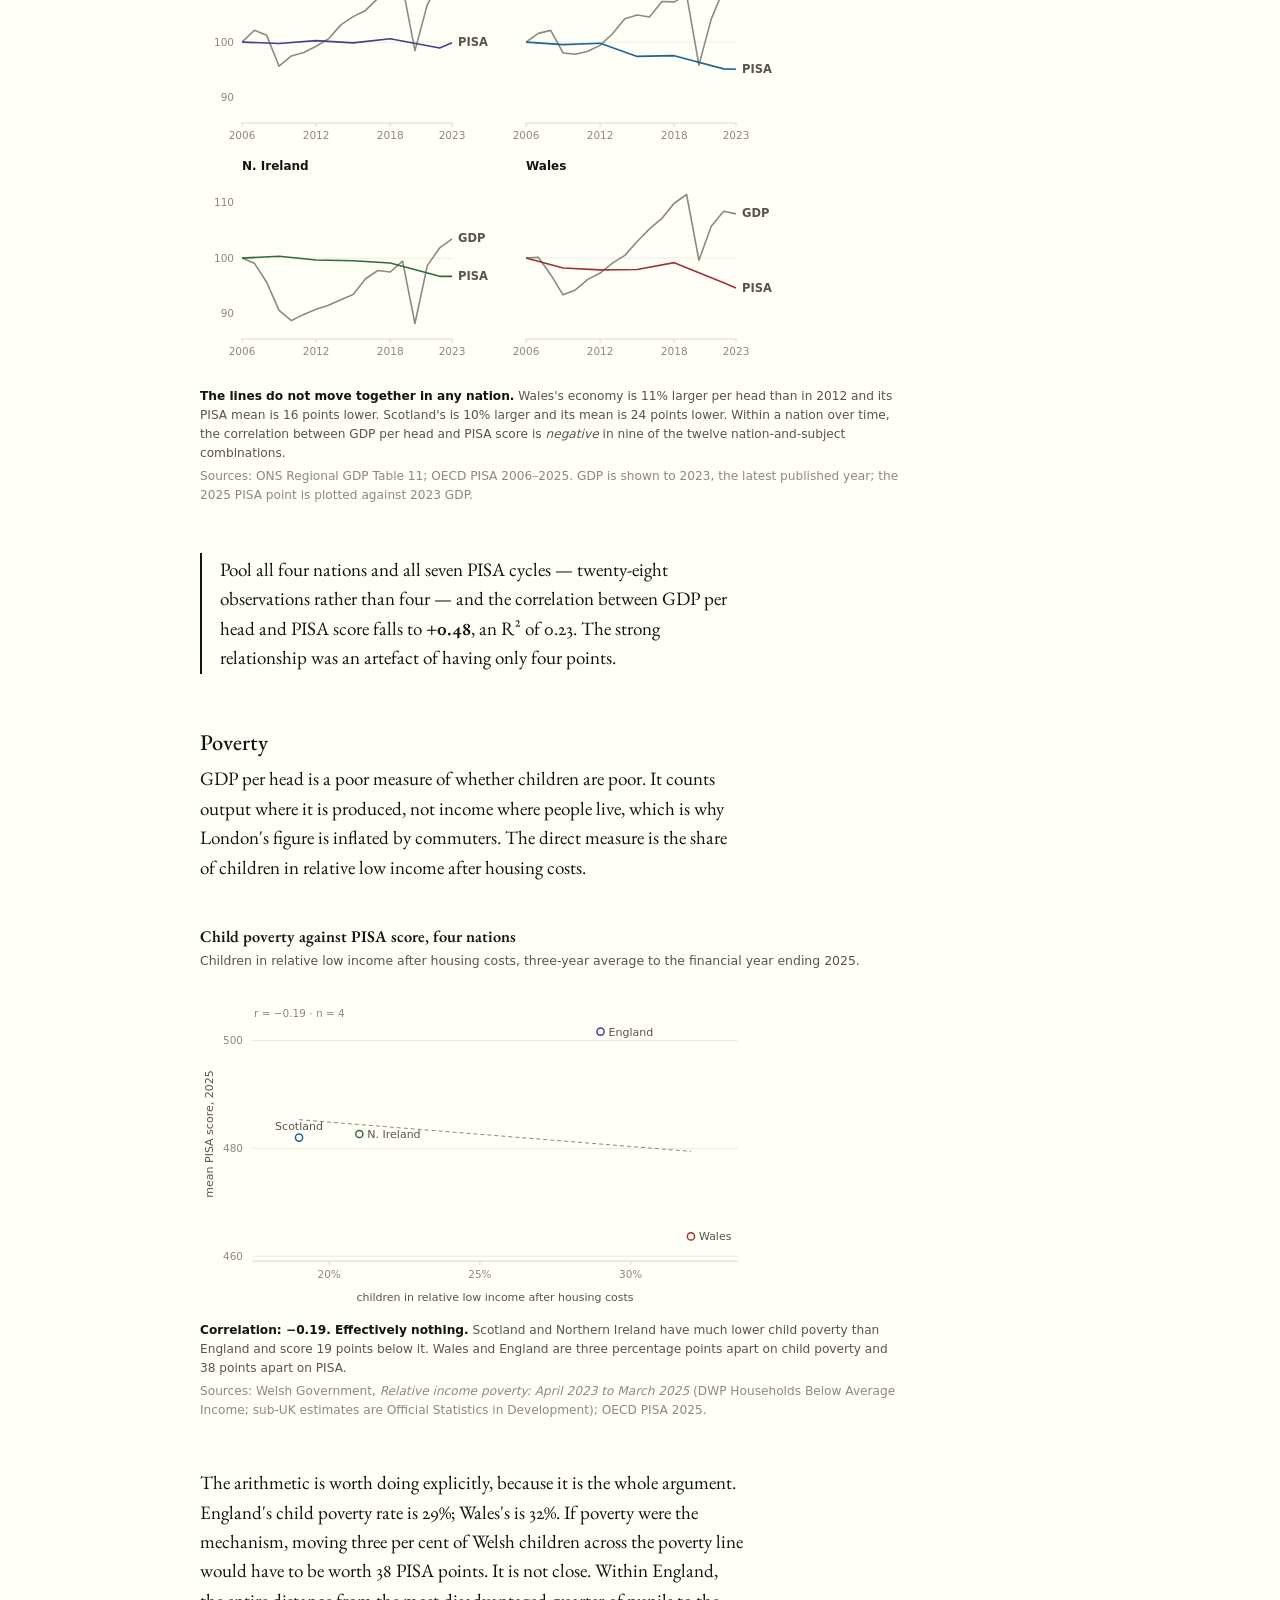
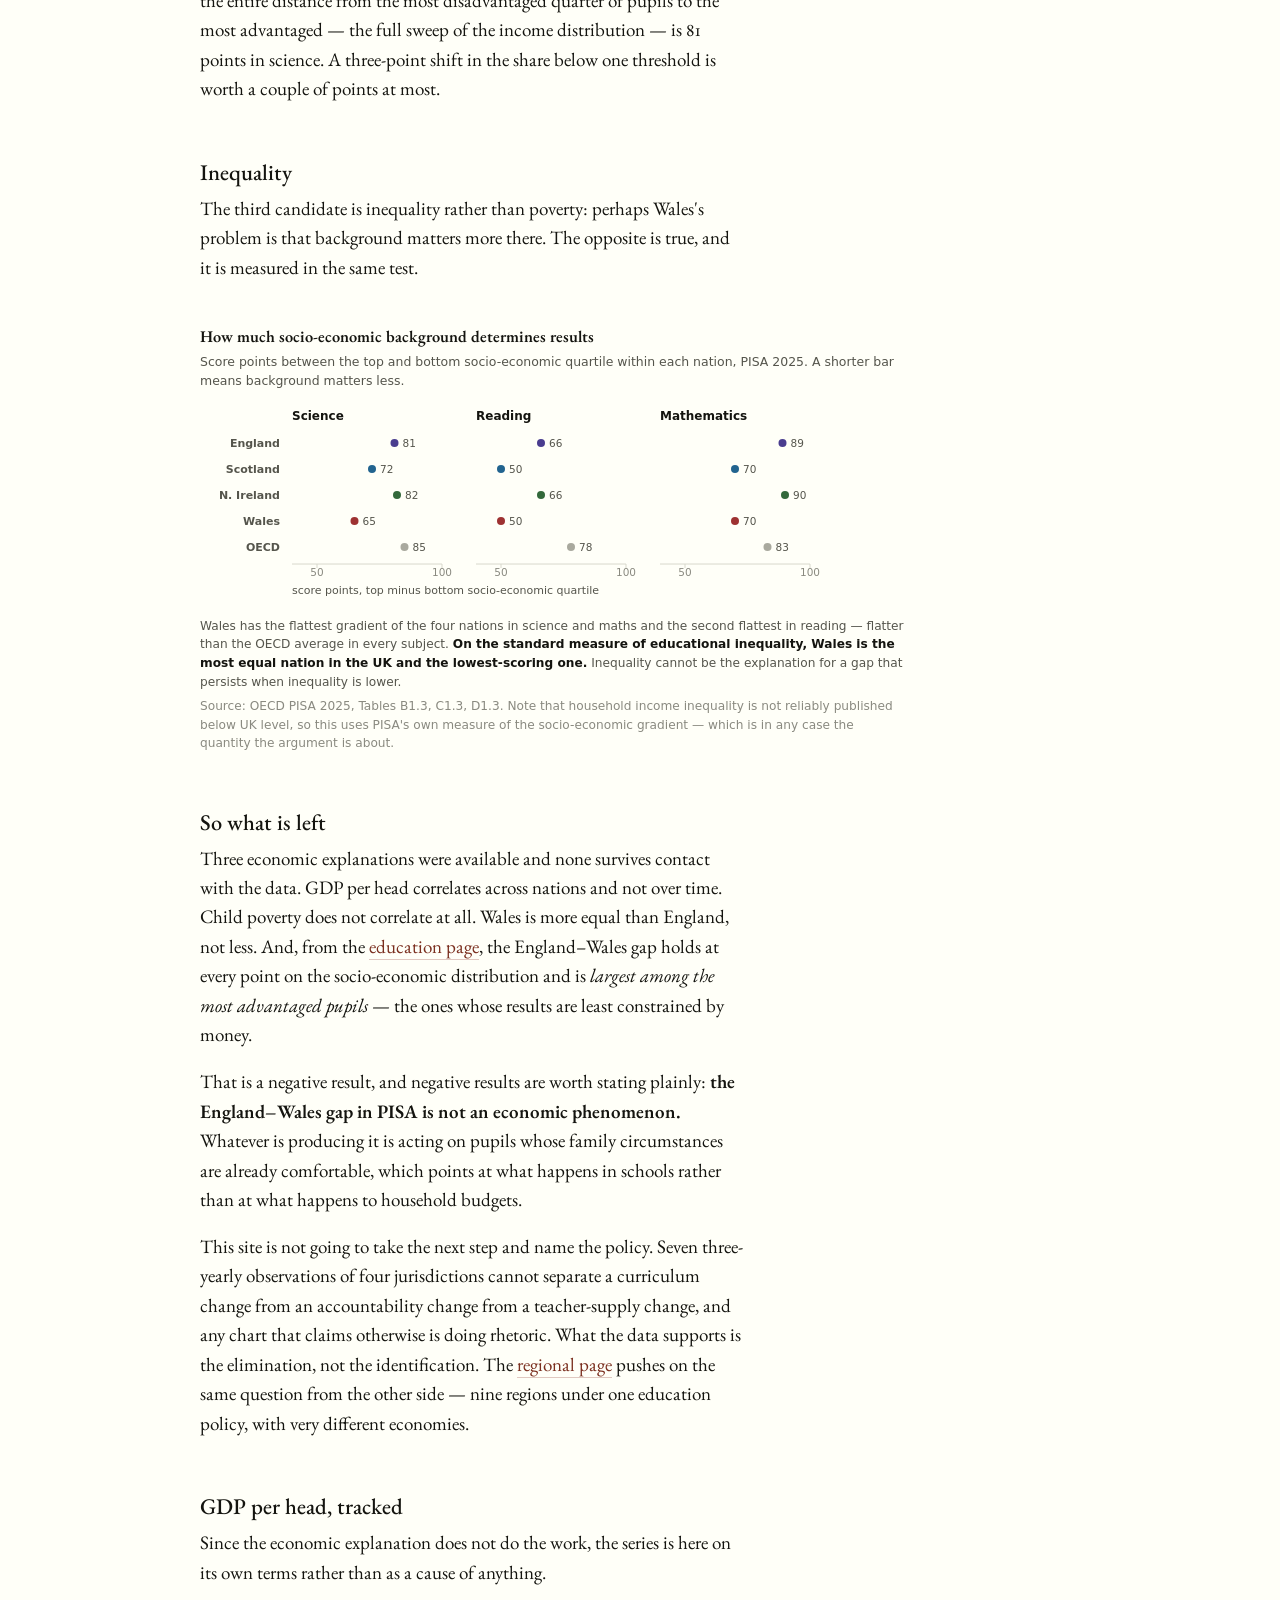
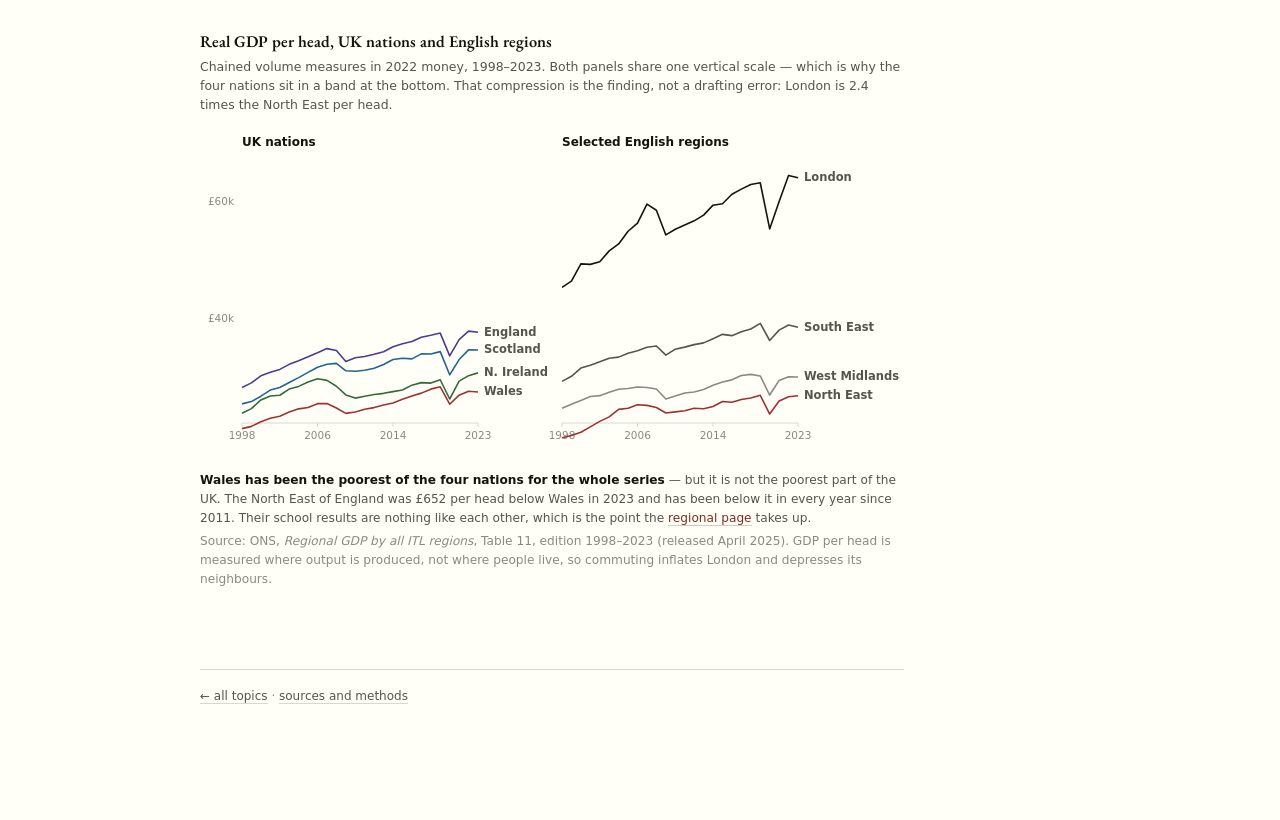
<file: money.html>
<!doctype html>
<html lang="en-GB">
<head>
<meta charset="utf-8">
<meta name="viewport" content="width=device-width, initial-scale=1">
<title>Money &amp; results — UK Politics Stats</title>
<meta name="description" content="Testing PISA results against GDP per head, child poverty and inequality across the four UK nations. The correlation that looks strong turns out not to survive a second look.">
<link rel="icon" href="data:image/svg+xml,%3Csvg xmlns='http://www.w3.org/2000/svg' viewBox='0 0 100 100'%3E%3Ctext y='.9em' font-size='90'%3E📊%3C/text%3E%3C/svg%3E">
<link rel="preconnect" href="https://fonts.googleapis.com">
<link rel="preconnect" href="https://fonts.gstatic.com" crossorigin>
<link rel="stylesheet" href="https://fonts.googleapis.com/css2?family=EB+Garamond:wght@400;500;600&display=swap">
<link rel="stylesheet" href="assets/style.css">
</head>
<body>
<div class="wrap">

<header class="masthead">
  <a class="brand" href="./">UK Politics Stats</a>
  <nav>
    <a href="education.html">education</a>
    <a href="money.html" aria-current="page">money &amp; results</a>
    <a href="regions.html">england by region</a>
    <a href="sources.html">sources</a>
  </nav>
</header>

<p class="dateline">PISA 2025 · ONS regional GDP to 2023 · DWP poverty to FYE 2025</p>
<h1>Does money explain the gaps?</h1>

<p class="standfirst">This page exists because the correlation looked convincing and turned out not
to be. With four nations you can find a correlation of 0.93 with almost anything. What follows is
the test, then the second test that breaks it.</p>

<h2>The correlation that looks convincing</h2>

<p>Rank the four nations by GDP per head and you get England, Scotland, Northern Ireland, Wales.
Rank them by PISA score and you get England, Northern Ireland, Scotland, Wales. One swap. The
correlation is <strong>+0.93</strong>.</p>

<figure>
  <p class="fig-title">GDP per head against PISA score, four nations</p>
  <p class="fig-sub">Real GDP per head in 2022 money, 2023 — the most recent year published.
  PISA is the mean of the three subject scores in 2025.</p>
  <div id="gdpScatter"></div>
  <figcaption>
    A correlation of +0.93 across four points. It is also, on its own, worth very little:
    <b>four observations produce a coefficient this large by chance often enough that no serious
    conclusion can rest on it</b>, and the two middle nations already break the pattern —
    Northern Ireland is £3,900 per head poorer than Scotland and scores level with it.
    <span class="src">Sources: ONS, <i>Regional GDP by all ITL regions</i>, Table 11 (chained
    volume measures per head, 2022 money), edition 1998–2023; OECD PISA 2025.</span>
  </figcaption>
</figure>

<h2>The test that breaks it</h2>

<p>A cross-sectional correlation between rich places and good schools tells you nothing about
whether money causes results, because rich places differ from poor places in a hundred other ways.
The usable test is <em>change</em>: when a nation gets richer, do its results improve?</p>

<p>Between 2012 and 2023 all four nations got materially richer per head — between 10% and 14% in
real terms. Over the same period three of the four fell in PISA and the fourth was flat.</p>

<figure>
  <p class="fig-title">Real GDP per head and PISA score, both indexed to 2006 = 100</p>
  <p class="fig-sub">Same panel, same baseline, so the two lines can be compared directly. GDP runs
  annually to 2023; PISA is measured every three years.</p>
  <div id="indexed" class="scroller"></div>
  <figcaption>
    <b>The lines do not move together in any nation.</b> Wales's economy is 11% larger per head
    than in 2012 and its PISA mean is 16 points lower. Scotland's is 10% larger and its mean is 24
    points lower. Within a nation over time, the correlation between GDP per head and PISA score is
    <em>negative</em> in nine of the twelve nation-and-subject combinations.
    <span class="src">Sources: ONS Regional GDP Table 11; OECD PISA 2006–2025. GDP is shown to
    2023, the latest published year; the 2025 PISA point is plotted against 2023 GDP.</span>
  </figcaption>
</figure>

<div class="finding">
  <p>Pool all four nations and all seven PISA cycles — twenty-eight observations rather than four —
  and the correlation between GDP per head and PISA score falls to <strong>+0.48</strong>, an
  R² of 0.23. The strong relationship was an artefact of having only four points.</p>
</div>

<h2>Poverty</h2>

<p>GDP per head is a poor measure of whether children are poor. It counts output where it is
produced, not income where people live, which is why London's figure is inflated by commuters. The
direct measure is the share of children in relative low income after housing costs.</p>

<figure>
  <p class="fig-title">Child poverty against PISA score, four nations</p>
  <p class="fig-sub">Children in relative low income after housing costs, three-year average to
  the financial year ending 2025.</p>
  <div id="povScatter"></div>
  <figcaption>
    <b>Correlation: −0.19. Effectively nothing.</b> Scotland and Northern Ireland have much lower
    child poverty than England and score 19 points below it. Wales and England are three
    percentage points apart on child poverty and 38 points apart on PISA.
    <span class="src">Sources: Welsh Government, <i>Relative income poverty: April 2023 to March
    2025</i> (DWP Households Below Average Income; sub-UK estimates are Official Statistics in
    Development); OECD PISA 2025.</span>
  </figcaption>
</figure>

<p>The arithmetic is worth doing explicitly, because it is the whole argument. England's child
poverty rate is 29%; Wales's is 32%. If poverty were the mechanism, moving three per cent of Welsh
children across the poverty line would have to be worth 38 PISA points. It is not close.
Within England, the entire distance from the most disadvantaged quarter of pupils to the most
advantaged — the full sweep of the income distribution — is 81 points in science. A three-point
shift in the share below one threshold is worth a couple of points at most.</p>

<h2>Inequality</h2>

<p>The third candidate is inequality rather than poverty: perhaps Wales's problem is that
background matters more there. The opposite is true, and it is measured in the same test.</p>

<figure>
  <p class="fig-title">How much socio-economic background determines results</p>
  <p class="fig-sub">Score points between the top and bottom socio-economic quartile within each
  nation, PISA 2025. A shorter bar means background matters less.</p>
  <div id="gapChart"></div>
  <figcaption>
    Wales has the flattest gradient of the four nations in science and maths and the second
    flattest in reading — flatter than the OECD average in every subject. <b>On the standard
    measure of educational inequality, Wales is the most equal nation in the UK and the
    lowest-scoring one.</b> Inequality cannot be the explanation for a gap that persists when
    inequality is lower.
    <span class="src">Source: OECD PISA 2025, Tables B1.3, C1.3, D1.3. Note that household income
    inequality is not reliably published below UK level, so this uses PISA's own measure of the
    socio-economic gradient — which is in any case the quantity the argument is about.</span>
  </figcaption>
</figure>

<h2>So what is left</h2>

<p>Three economic explanations were available and none survives contact with the data. GDP per
head correlates across nations and not over time. Child poverty does not correlate at all. Wales
is more equal than England, not less. And, from the <a href="education.html">education page</a>,
the England–Wales gap holds at every point on the socio-economic distribution and is <em>largest
among the most advantaged pupils</em> — the ones whose results are least constrained by money.</p>

<p>That is a negative result, and negative results are worth stating plainly: <strong>the
England–Wales gap in PISA is not an economic phenomenon.</strong> Whatever is producing it is
acting on pupils whose family circumstances are already comfortable, which points at what happens
in schools rather than at what happens to household budgets.</p>

<p>This site is not going to take the next step and name the policy. Seven three-yearly
observations of four jurisdictions cannot separate a curriculum change from an accountability
change from a teacher-supply change, and any chart that claims otherwise is doing rhetoric. What
the data supports is the elimination, not the identification. The <a href="regions.html">regional
page</a> pushes on the same question from the other side — nine regions under one education
policy, with very different economies.</p>

<h2>GDP per head, tracked</h2>

<p>Since the economic explanation does not do the work, the series is here on its own terms rather
than as a cause of anything.</p>

<figure>
  <p class="fig-title">Real GDP per head, UK nations and English regions</p>
  <p class="fig-sub">Chained volume measures in 2022 money, 1998–2023. Both panels share one
  vertical scale — which is why the four nations sit in a band at the bottom. That compression is
  the finding, not a drafting error: London is 2.4 times the North East per head.</p>
  <div id="gdpTrend" class="scroller"></div>
  <figcaption>
    <b>Wales has been the poorest of the four nations for the whole series</b> — but it is not
    the poorest part of the UK. The North East of England was £652 per head below Wales in 2023
    and has been below it in every year since 2011. Their school results are nothing like each
    other, which is the point the <a href="regions.html">regional page</a> takes up.
    <span class="src">Source: ONS, <i>Regional GDP by all ITL regions</i>, Table 11, edition
    1998–2023 (released April 2025). GDP per head is measured where output is produced, not where
    people live, so commuting inflates London and depresses its neighbours.</span>
  </figcaption>
</figure>

<footer>
  <p><a href="./">← all topics</a> · <a href="sources.html">sources and methods</a></p>
</footer>

</div>

<script src="assets/data.js"></script>
<script src="assets/charts.js"></script>
<script>
(function () {
  var D = window.UKD;
  var NATIONS = ['England', 'Scotland', 'Northern Ireland', 'Wales'];
  var SUBJECTS = ['science', 'reading', 'maths'];

  function meanPisa(nation, cycleIndex) {
    return SUBJECTS.reduce(function (a, s) { return a + D.pisa[s][nation][cycleIndex]; }, 0) / 3;
  }
  /* GDP is published to 2023; the 2025 PISA cycle is paired with it rather
     than left out, and the caption says so. */
  var GDP_FOR_CYCLE = { 2006: '2006', 2009: '2009', 2012: '2012', 2015: '2015', 2018: '2018', 2022: '2022', 2025: '2023' };

  /* --- 1. the tempting cross-section ---------------------------------- */
  Chart.mount('gdpScatter', Chart.scatter({
    points: NATIONS.map(function (n) {
      return {
        x: D.gdpPerHead[n]['2023'], y: meanPisa(n, 6),
        label: n === 'Northern Ireland' ? 'N. Ireland' : n,
        colour: Chart.colourOf(n),
      };
    }),
    fit: 'all', width: 560, height: 320,
    xFmt: function (t) { return '£' + (t / 1000).toFixed(0) + 'k'; },
    xLabel: 'real GDP per head, 2023 (2022 money)',
    yLabel: 'mean PISA score, 2025',
    fitNote: 'r = +0.93  ·  n = 4'
  }), 'GDP per head against PISA score for the four UK nations, showing a strong but ' +
      'four-point correlation.');

  /* --- 2. indexed change over time ------------------------------------ */
  var idxHost = document.getElementById('indexed');
  var lastCols = null;
  function drawIndexed() {
    var cols = window.innerWidth < 700 ? 1 : 2;
    if (cols === lastCols) return;
    lastCols = cols;
    idxHost.innerHTML = '';
    idxHost.appendChild(Chart.indexPanels({
      cols: cols,
      panelW: cols === 1 ? 240 : 210,
      xTicks: [2006, 2012, 2018, 2023],
      panels: NATIONS.map(function (n) {
        var gdpBase = D.gdpPerHead[n]['2006'];
        var pisaBase = meanPisa(n, 0);
        var gdpYears = Object.keys(D.gdpPerHead[n])
          .map(Number).filter(function (y) { return y >= 2006; }).sort();
        return {
          title: n === 'Northern Ireland' ? 'N. Ireland' : n,
          series: [
            {
              name: 'GDP', colour: 'var(--ink-faint)',
              values: gdpYears.map(function (y) {
                return { x: y, y: D.gdpPerHead[n][String(y)] / gdpBase * 100 };
              })
            },
            {
              name: 'PISA', colour: Chart.colourOf(n),
              values: D.years.map(function (y, i) {
                return { x: Number(GDP_FOR_CYCLE[y]), y: meanPisa(n, i) / pisaBase * 100 };
              })
            }
          ]
        };
      })
    }));
    idxHost.querySelector('svg').setAttribute('aria-label',
      'Real GDP per head and PISA score indexed to 2006 for each UK nation. GDP rises in every ' +
      'nation while PISA falls in three of the four.');
  }
  drawIndexed();
  var t1; window.addEventListener('resize', function () { clearTimeout(t1); t1 = setTimeout(drawIndexed, 150); });

  /* --- 3. poverty ------------------------------------------------------ */
  Chart.mount('povScatter', Chart.scatter({
    points: NATIONS.map(function (n) {
      return {
        x: D.childPovertyAHC[n], y: meanPisa(n, 6),
        label: n === 'Northern Ireland' ? 'N. Ireland' : n,
        colour: Chart.colourOf(n),
      };
    }),
    fit: 'all', width: 560, height: 320,
    xFmt: function (t) { return t + '%'; },
    xLabel: 'children in relative low income after housing costs',
    yLabel: 'mean PISA score, 2025',
    fitNote: 'r = −0.19  ·  n = 4'
  }), 'Child poverty against PISA score for the four UK nations, showing essentially no ' +
      'relationship.');

  /* --- 4. the socio-economic gradient ---------------------------------- */
  Chart.mount('gapChart', Chart.rowChart({
    panels: [['science', 'Science'], ['reading', 'Reading'], ['maths', 'Mathematics']].map(function (s) {
      return {
        title: s[1],
        rows: NATIONS.concat(['OECD average']).map(function (n) {
          var q = D.escs[s[0]][n];
          return { name: n, value: Math.round(q[0] - q[3]) };
        })
      };
    }),
    xDomain: [40, 100],
    panelW: 150, gapX: 34, labelW: 92, rowH: 26,
    xLabel: 'score points, top minus bottom socio-economic quartile'
  }), 'Socio-economic attainment gap by nation, PISA 2025. Wales has the narrowest gap in ' +
      'science and maths.');

  /* --- 5. GDP per head on its own terms -------------------------------- */
  (function () {
    var host = document.getElementById('gdpTrend');
    var years = Object.keys(D.gdpPerHead['United Kingdom']).map(Number).sort();
    function line(name, colour) {
      return {
        name: name === 'Northern Ireland' ? 'N. Ireland'
            : name === 'Yorkshire and The Humber' ? 'Yorkshire'
            : name === 'East' ? 'East of England' : name,
        colour: colour,
        values: years.map(function (y) { return { x: y, y: D.gdpPerHead[name][String(y)] }; })
      };
    }
    var svgEl = Chart.indexPanels({
      cols: 2, panelW: 236, panelH: 268, mR: 96, gapX: 84,
      xTicks: [1998, 2006, 2014, 2023],
      yDomain: [22000, 68000],
      yFmt: function (t) { return '£' + (t / 1000) + 'k'; },
      panels: [
        {
          title: 'UK nations',
          series: [line('England', 'var(--eng)'), line('Scotland', 'var(--sco)'),
                   line('Northern Ireland', 'var(--nir)'), line('Wales', 'var(--wal)')]
        },
        {
          title: 'Selected English regions',
          series: [line('London', 'var(--ink)'), line('South East', 'var(--ink-soft)'),
                   line('West Midlands', 'var(--ink-faint)'), line('North East', 'var(--wal)')]
        }
      ]
    });
    /* indexPanels draws a reference rule at 100, which is meaningless on a
       pounds axis — remove it rather than leave a line with no referent. */
    svgEl.querySelectorAll('.rule-faint').forEach(function (n) { n.remove(); });
    svgEl.setAttribute('aria-label',
      'Real GDP per head 1998 to 2023. Wales is the lowest of the four nations throughout; the ' +
      'North East of England is lower still from 2019.');
    host.appendChild(svgEl);
  })();
})();
</script>
</body>
</html>
</file>
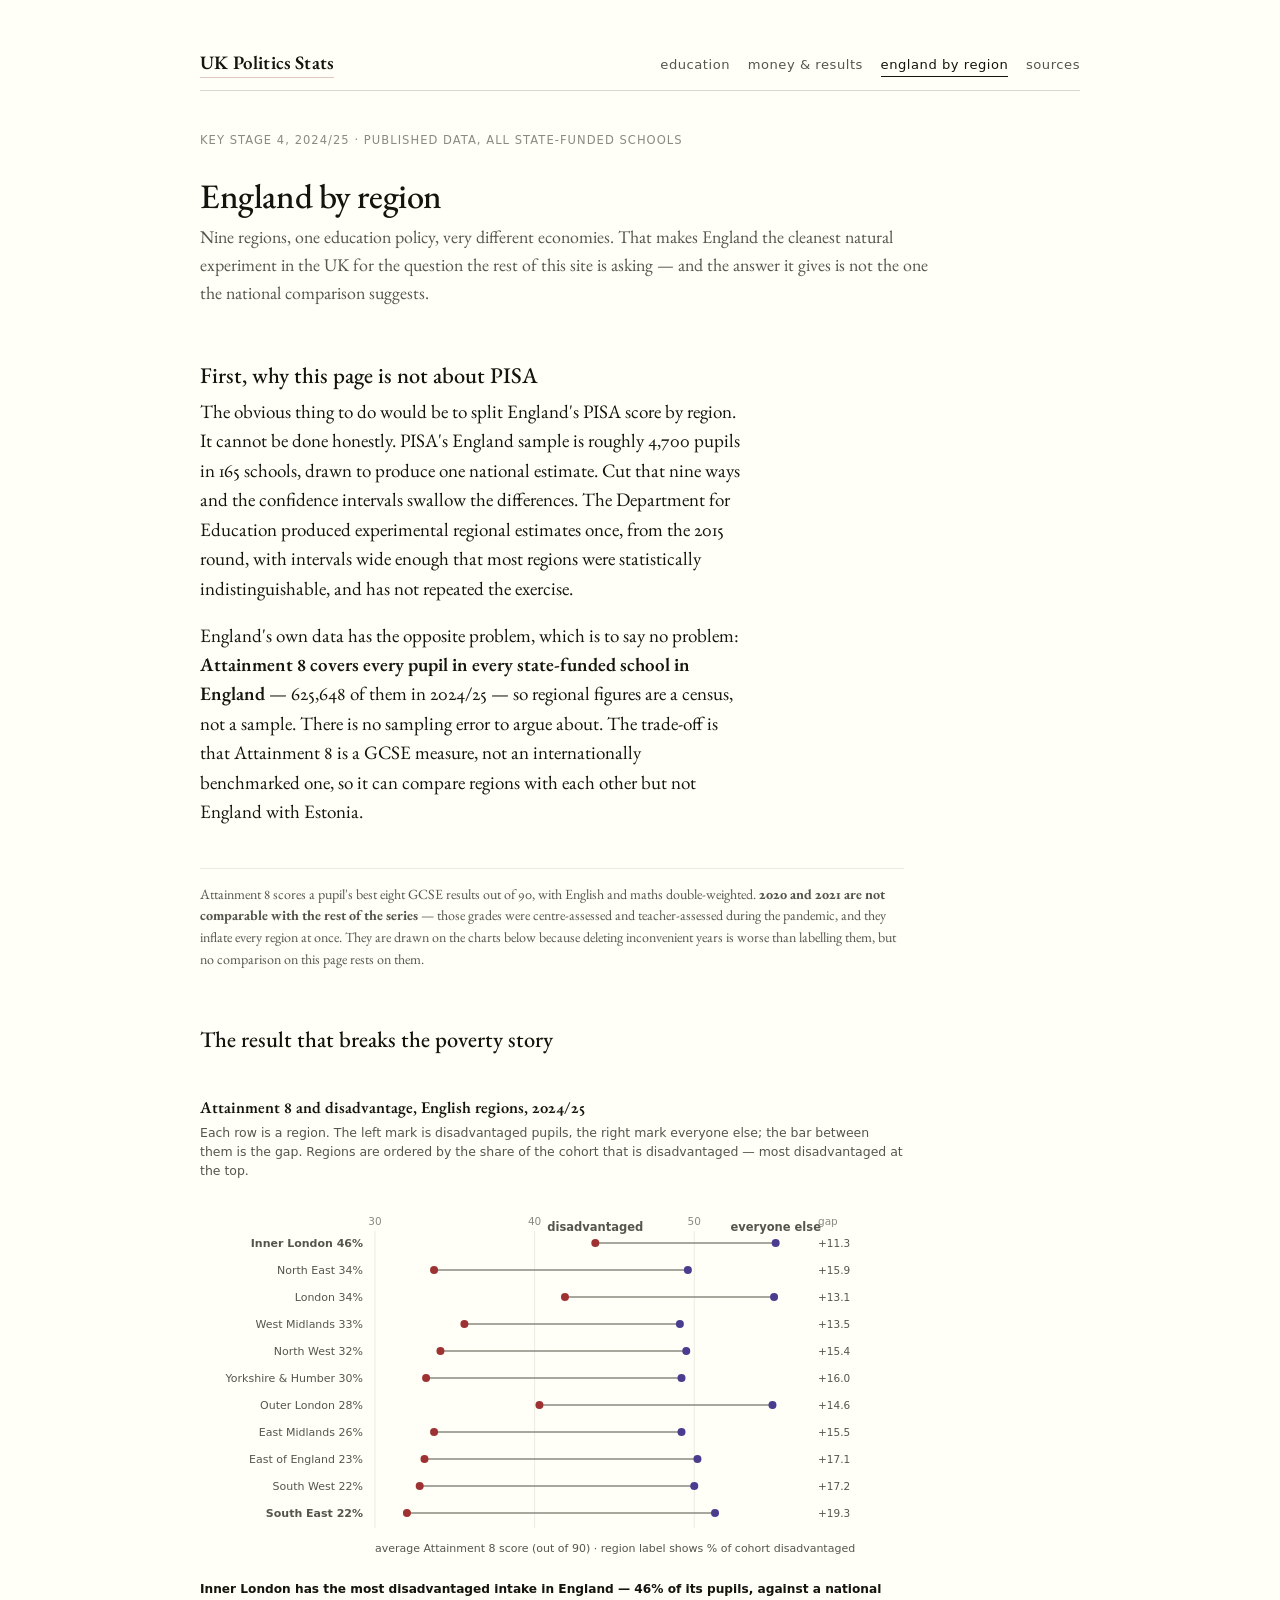
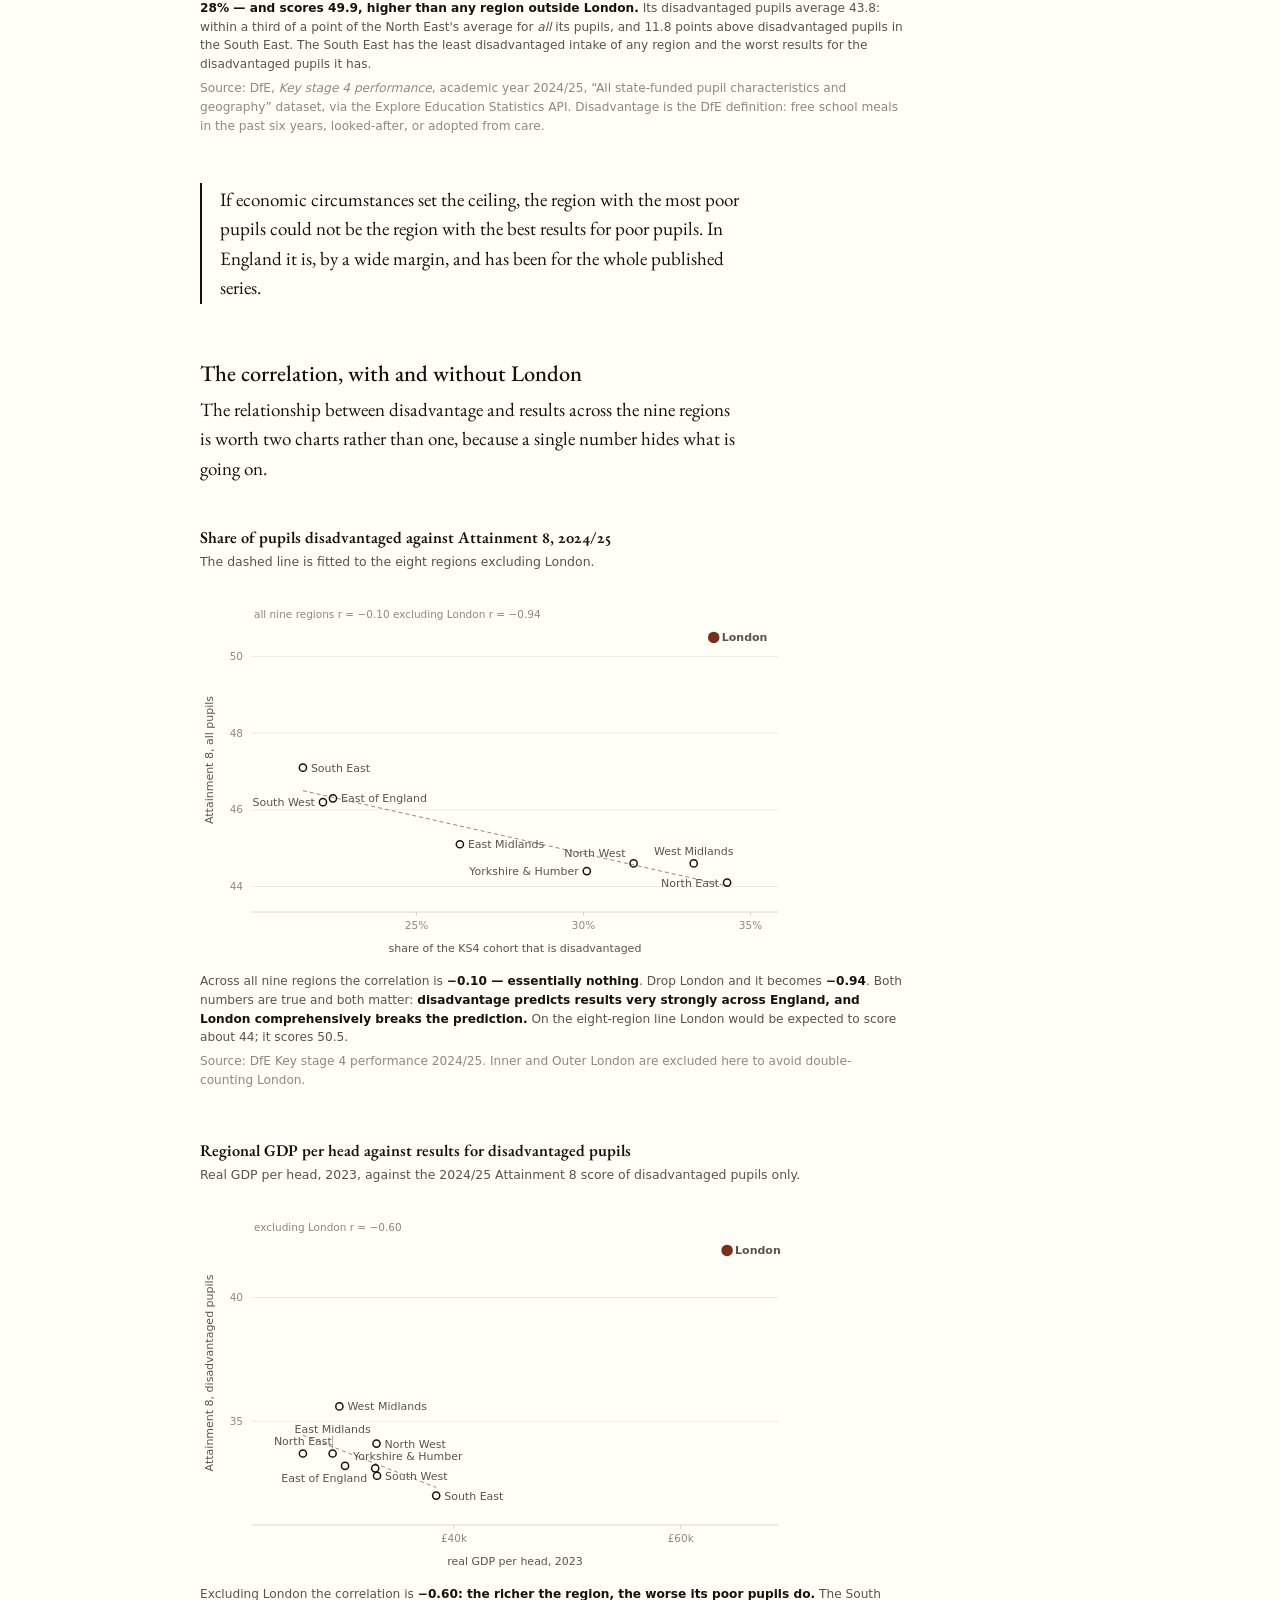
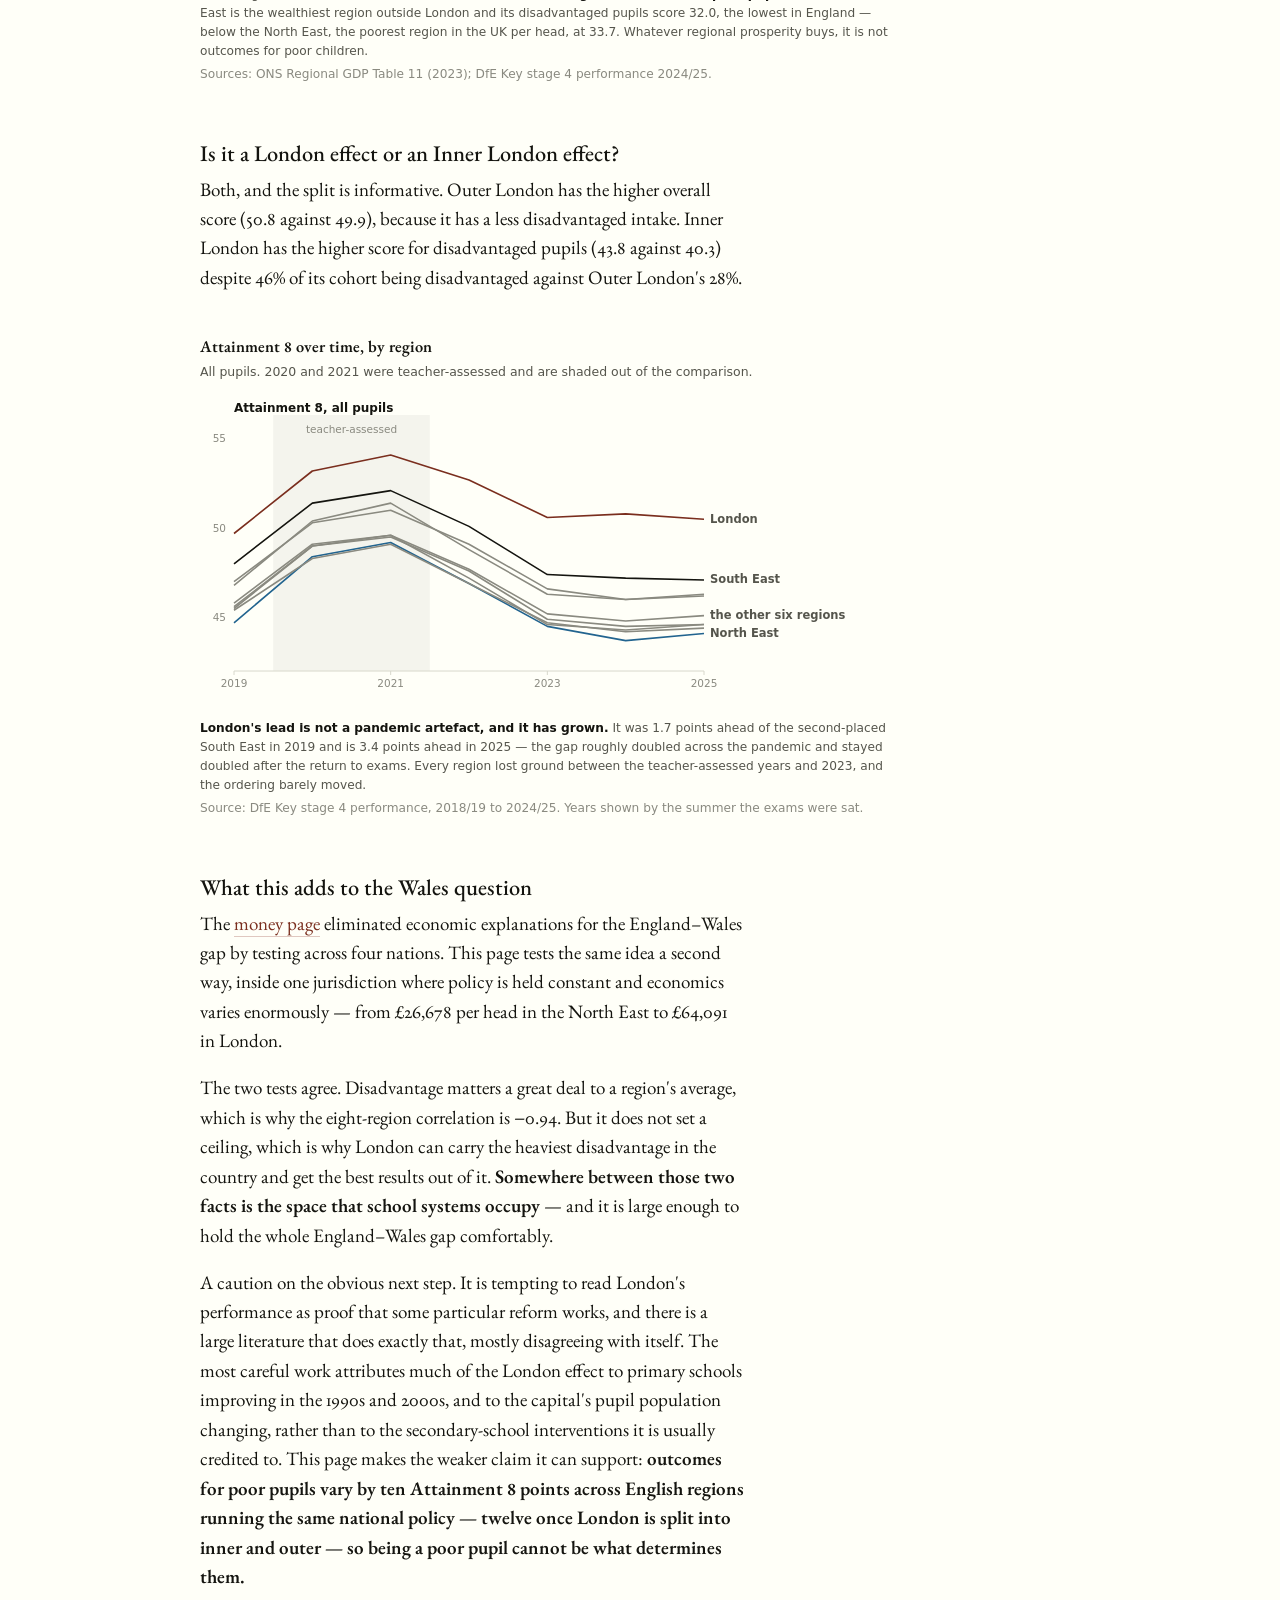
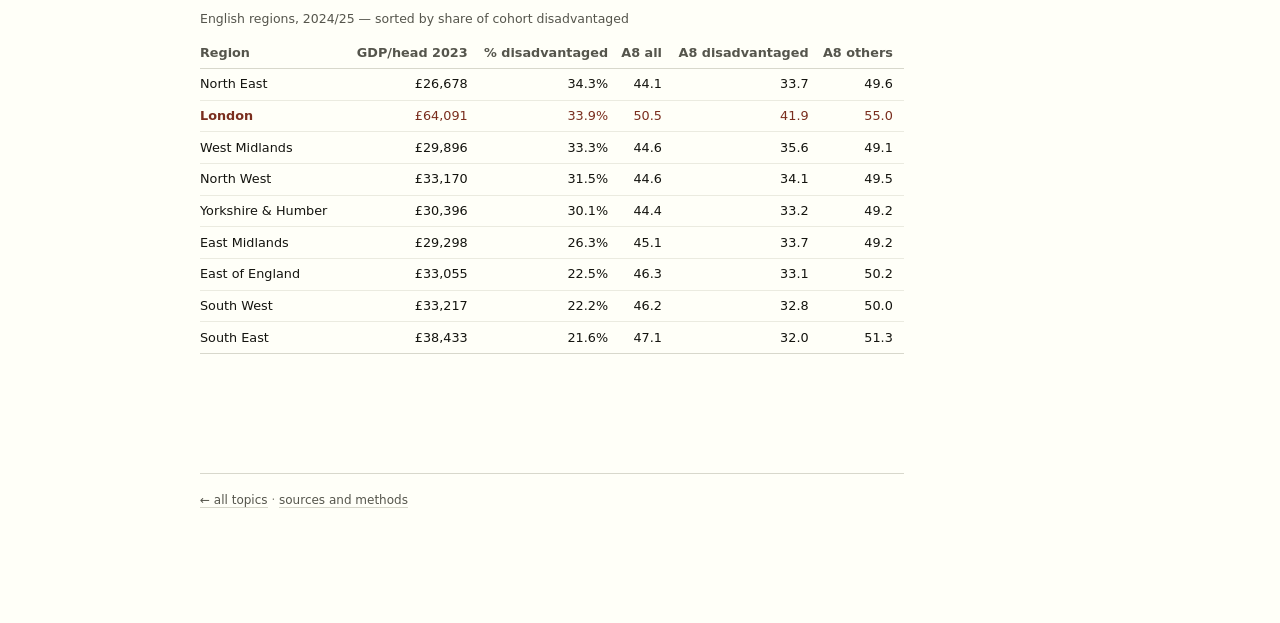
<file: regions.html>
<!doctype html>
<html lang="en-GB">
<head>
<meta charset="utf-8">
<meta name="viewport" content="width=device-width, initial-scale=1">
<title>England by region — UK Politics Stats</title>
<meta name="description" content="PISA cannot be split into English regions. England's own GCSE data can, for every pupil in every state school — and it shows the region with the most disadvantaged pupils getting the best results.">
<link rel="icon" href="data:image/svg+xml,%3Csvg xmlns='http://www.w3.org/2000/svg' viewBox='0 0 100 100'%3E%3Ctext y='.9em' font-size='90'%3E📊%3C/text%3E%3C/svg%3E">
<link rel="preconnect" href="https://fonts.googleapis.com">
<link rel="preconnect" href="https://fonts.gstatic.com" crossorigin>
<link rel="stylesheet" href="https://fonts.googleapis.com/css2?family=EB+Garamond:wght@400;500;600&display=swap">
<link rel="stylesheet" href="assets/style.css">
</head>
<body>
<div class="wrap">

<header class="masthead">
  <a class="brand" href="./">UK Politics Stats</a>
  <nav>
    <a href="education.html">education</a>
    <a href="money.html">money &amp; results</a>
    <a href="regions.html" aria-current="page">england by region</a>
    <a href="sources.html">sources</a>
  </nav>
</header>

<p class="dateline">Key stage 4, 2024/25 · published data, all state-funded schools</p>
<h1>England by region</h1>

<p class="standfirst">Nine regions, one education policy, very different economies. That makes
England the cleanest natural experiment in the UK for the question the rest of this site is
asking — and the answer it gives is not the one the national comparison suggests.</p>

<h2>First, why this page is not about PISA</h2>

<p>The obvious thing to do would be to split England's PISA score by region. It cannot be done
honestly. PISA's England sample is roughly 4,700 pupils in 165 schools, drawn to produce one
national estimate. Cut that nine ways and the confidence intervals swallow the differences. The
Department for Education produced experimental regional estimates once, from the 2015 round, with
intervals wide enough that most regions were statistically indistinguishable, and has not
repeated the exercise.</p>

<p>England's own data has the opposite problem, which is to say no problem: <strong>Attainment 8
covers every pupil in every state-funded school in England</strong> — 625,648 of them in
2024/25 — so regional figures are a census, not a sample. There is no sampling error to argue
about. The trade-off is that Attainment 8 is a GCSE measure, not an internationally benchmarked
one, so it can compare regions with each other but not England with Estonia.</p>

<p class="caveat">Attainment 8 scores a pupil's best eight GCSE results out of 90, with English and
maths double-weighted. <b>2020 and 2021 are not comparable with the rest of the series</b> — those
grades were centre-assessed and teacher-assessed during the pandemic, and they inflate every
region at once. They are drawn on the charts below because deleting inconvenient years is worse
than labelling them, but no comparison on this page rests on them.</p>

<h2>The result that breaks the poverty story</h2>

<figure>
  <p class="fig-title">Attainment 8 and disadvantage, English regions, 2024/25</p>
  <p class="fig-sub">Each row is a region. The left mark is disadvantaged pupils, the right mark
  everyone else; the bar between them is the gap. Regions are ordered by the share of the cohort
  that is disadvantaged — most disadvantaged at the top.</p>
  <div id="dumbbell" class="scroller"></div>
  <figcaption>
    <b>Inner London has the most disadvantaged intake in England — 46% of its pupils, against a
    national 28% — and scores 49.9, higher than any region outside London.</b> Its disadvantaged
    pupils average 43.8: within a third of a point of the North East's average for <em>all</em>
    its pupils, and 11.8 points above disadvantaged pupils in the South East. The South East has
    the least disadvantaged intake of any region and the worst results for the disadvantaged
    pupils it has.
    <span class="src">Source: DfE, <i>Key stage 4 performance</i>, academic year 2024/25, “All
    state-funded pupil characteristics and geography” dataset, via the Explore Education
    Statistics API. Disadvantage is the DfE definition: free school meals in the past six years,
    looked-after, or adopted from care.</span>
  </figcaption>
</figure>

<div class="finding">
  <p>If economic circumstances set the ceiling, the region with the most poor pupils could not be
  the region with the best results for poor pupils. In England it is, by a wide margin, and has
  been for the whole published series.</p>
</div>

<h2>The correlation, with and without London</h2>

<p>The relationship between disadvantage and results across the nine regions is worth two charts
rather than one, because a single number hides what is going on.</p>

<figure>
  <p class="fig-title">Share of pupils disadvantaged against Attainment 8, 2024/25</p>
  <p class="fig-sub">The dashed line is fitted to the eight regions excluding London.</p>
  <div id="disadvScatter"></div>
  <figcaption>
    Across all nine regions the correlation is <b>−0.10 — essentially nothing</b>. Drop London and
    it becomes <b>−0.94</b>. Both numbers are true and both matter: <b>disadvantage predicts
    results very strongly across England, and London comprehensively breaks the prediction.</b>
    On the eight-region line London would be expected to score about 44; it scores 50.5.
    <span class="src">Source: DfE Key stage 4 performance 2024/25. Inner and Outer London are
    excluded here to avoid double-counting London.</span>
  </figcaption>
</figure>

<figure>
  <p class="fig-title">Regional GDP per head against results for disadvantaged pupils</p>
  <p class="fig-sub">Real GDP per head, 2023, against the 2024/25 Attainment 8 score of
  disadvantaged pupils only.</p>
  <div id="gdpDisadv"></div>
  <figcaption>
    Excluding London the correlation is <b>−0.60: the richer the region, the worse its poor
    pupils do.</b> The South East is the wealthiest region outside London and its disadvantaged
    pupils score 32.0, the lowest in England — below the North East, the poorest region in the UK
    per head, at 33.7. Whatever regional prosperity buys, it is not outcomes for poor children.
    <span class="src">Sources: ONS Regional GDP Table 11 (2023); DfE Key stage 4 performance
    2024/25.</span>
  </figcaption>
</figure>

<h2>Is it a London effect or an Inner London effect?</h2>

<p>Both, and the split is informative. Outer London has the higher overall score (50.8 against
49.9), because it has a less disadvantaged intake. Inner London has the higher score for
disadvantaged pupils (43.8 against 40.3) despite 46% of its cohort being disadvantaged against
Outer London's 28%.</p>

<figure>
  <p class="fig-title">Attainment 8 over time, by region</p>
  <p class="fig-sub">All pupils. 2020 and 2021 were teacher-assessed and are shaded out of the
  comparison.</p>
  <div id="regTrend" class="scroller"></div>
  <figcaption>
    <b>London's lead is not a pandemic artefact, and it has grown.</b> It was 1.7 points ahead of
    the second-placed South East in 2019 and is 3.4 points ahead in 2025 — the gap roughly doubled
    across the pandemic and stayed doubled after the return to exams. Every region lost ground
    between the teacher-assessed years and 2023, and the ordering barely moved.
    <span class="src">Source: DfE Key stage 4 performance, 2018/19 to 2024/25. Years shown by the
    summer the exams were sat.</span>
  </figcaption>
</figure>

<h2>What this adds to the Wales question</h2>

<p>The <a href="money.html">money page</a> eliminated economic explanations for the England–Wales
gap by testing across four nations. This page tests the same idea a second way, inside one
jurisdiction where policy is held constant and economics varies enormously — from £26,678 per head
in the North East to £64,091 in London.</p>

<p>The two tests agree. Disadvantage matters a great deal to a region's average, which is why the
eight-region correlation is −0.94. But it does not set a ceiling, which is why London can carry
the heaviest disadvantage in the country and get the best results out of it. <strong>Somewhere
between those two facts is the space that school systems occupy</strong> — and it is large enough
to hold the whole England–Wales gap comfortably.</p>

<p>A caution on the obvious next step. It is tempting to read London's performance as proof that
some particular reform works, and there is a large literature that does exactly that, mostly
disagreeing with itself. The most careful work attributes much of the London effect to primary
schools improving in the 1990s and 2000s, and to the capital's pupil population changing, rather
than to the secondary-school interventions it is usually credited to. This page makes the weaker
claim it can support: <strong>outcomes for poor pupils vary by ten Attainment 8 points across
English regions running the same national policy — twelve once London is split into inner and
outer — so being a poor pupil cannot be what determines them.</strong></p>

<div class="scroller">
<table>
  <caption>English regions, 2024/25 — sorted by share of cohort disadvantaged</caption>
  <thead>
    <tr>
      <th>Region</th><th>GDP/head 2023</th><th>% disadvantaged</th>
      <th>A8 all</th><th>A8 disadvantaged</th><th>A8 others</th>
    </tr>
  </thead>
  <tbody id="regTable"></tbody>
</table>
</div>

<footer>
  <p><a href="./">← all topics</a> · <a href="sources.html">sources and methods</a></p>
</footer>

</div>

<script src="assets/data.js"></script>
<script src="assets/charts.js"></script>
<script>
(function () {
  var D = window.UKD;
  /* The nine standard regions. Inner and Outer London appear in the dumbbell
     as a sub-split but are kept out of every correlation, because including
     them alongside London would count the capital three times. */
  var REGIONS = ['North East', 'North West', 'Yorkshire and The Humber', 'East Midlands',
                 'West Midlands', 'East of England', 'London', 'South East', 'South West'];
  /* EES and ONS name the same places differently in one case. */
  var ONS = { 'East of England': 'East' };
  function gdp(r) { return D.gdpPerHead[ONS[r] || r]['2023']; }
  function a8(group, r, year) { return D.a8[group][r][year || '2025']; }
  function shorten(r) {
    return r === 'Yorkshire and The Humber' ? 'Yorkshire & Humber'
         : r === 'East of England' ? 'East of England' : r;
  }

  /* --- 1. dumbbell, ordered by disadvantage ---------------------------- */
  (function () {
    var rows = REGIONS.concat(['Inner London', 'Outer London'])
      .map(function (r) {
        return {
          label: shorten(r) + '  ' + D.disadvShare[r].toFixed(0) + '%',
          a: a8('Disadvantaged', r), b: a8('Other', r),
          share: D.disadvShare[r],
          bold: r === 'Inner London' || r === 'South East'
        };
      })
      .sort(function (p, q) { return q.share - p.share; });
    Chart.mount('dumbbell', Chart.dumbbell({
      rows: rows, width: 660, rowH: 27, labelW: 175,
      aLabel: 'disadvantaged', bLabel: 'everyone else',
      aColour: 'var(--wal)', bColour: 'var(--eng)',
      xDomain: [30, 57], showDelta: true, deltaLabel: 'gap',
      xLabel: 'average Attainment 8 score (out of 90) · region label shows % of cohort disadvantaged'
    }), 'Attainment 8 for disadvantaged and other pupils by English region, ordered by the share ' +
        'of the cohort that is disadvantaged. Inner London has the highest disadvantage share and ' +
        'the highest disadvantaged attainment.');
  })();

  /* --- 2. disadvantage share vs attainment ----------------------------- */
  Chart.mount('disadvScatter', Chart.scatter({
    points: REGIONS.map(function (r) {
      var lon = r === 'London';
      return {
        x: D.disadvShare[r], y: a8('Total', r),
        label: shorten(r), highlight: lon,
        colour: lon ? 'var(--accent)' : 'var(--ink)',
      };
    }),
    fit: 'excludeHighlight', width: 600, height: 370,
    xFmt: function (t) { return t + '%'; },
    xLabel: 'share of the KS4 cohort that is disadvantaged',
    yLabel: 'Attainment 8, all pupils',
    fitNote: 'all nine regions  r = −0.10        excluding London  r = −0.94'
  }), 'Disadvantage share against Attainment 8 for the nine English regions. Eight regions fall ' +
      'on a steep downward line; London sits far above it.');

  /* --- 3. GDP per head vs disadvantaged attainment --------------------- */
  Chart.mount('gdpDisadv', Chart.scatter({
    points: REGIONS.map(function (r) {
      var lon = r === 'London';
      return {
        x: gdp(r), y: a8('Disadvantaged', r),
        label: shorten(r), highlight: lon,
        colour: lon ? 'var(--accent)' : 'var(--ink)',
      };
    }),
    fit: 'excludeHighlight', width: 600, height: 370,
    xFmt: function (t) { return '£' + (t / 1000).toFixed(0) + 'k'; },
    xLabel: 'real GDP per head, 2023',
    yLabel: 'Attainment 8, disadvantaged pupils',
    fitNote: 'excluding London  r = −0.60'
  }), 'Regional GDP per head against Attainment 8 for disadvantaged pupils. Excluding London the ' +
      'relationship is negative: richer regions do worse for their poorest pupils.');

  /* --- 4. regional trend ----------------------------------------------- */
  var trendHost = document.getElementById('regTrend');
  var lastCols = null;
  function drawTrend() {
    var cols = window.innerWidth < 700 ? 1 : 2;
    if (cols === lastCols) return;
    lastCols = cols;
    trendHost.innerHTML = '';
    var years = ['2019', '2020', '2021', '2022', '2023', '2024', '2025'];
    /* Only the three lines a reader can actually trace get names. The middle
       five are genuinely indistinguishable from one another — that bunching
       is the finding — so they are drawn as one grey band and labelled once,
       rather than given five labels nobody could match to a line. The table
       below carries every region's exact figure. */
    var show = REGIONS;   /* all nine, so the band is the whole rest of England */
    var named = { 'London': 'var(--accent)', 'South East': 'var(--ink)', 'North East': 'var(--sco)' };
    var svgEl = Chart.indexPanels({
      cols: 1, panelW: cols === 1 ? 250 : 470, panelH: 250, mR: 132, mL: 34,
      xTicks: [2019, 2021, 2023, 2025],
      yDomain: [42, 56],
      panels: [{
        title: 'Attainment 8, all pupils',
        series: show.map(function (r, i) {
          var isNamed = named[r] !== undefined;
          return {
            name: isNamed ? shorten(r) : (r === 'East Midlands' ? 'the other six regions' : ''),
            colour: isNamed ? named[r] : 'var(--ink-faint)',
            values: years.map(function (y) { return { x: Number(y), y: a8('Total', r, y) }; })
          };
        })
      }]
    });
    /* Shade the two teacher-assessed years so nobody reads a trend through
       them. Inserted first so it sits behind the lines. */
    var g = svgEl.querySelector('g');
    var pw = cols === 1 ? 250 : 470;
    var x0 = 0.5 / 6 * pw, x1 = 2.5 / 6 * pw;
    var band = document.createElementNS('http://www.w3.org/2000/svg', 'rect');
    band.setAttribute('x', x0); band.setAttribute('y', -6);
    band.setAttribute('width', x1 - x0); band.setAttribute('height', 256);
    band.setAttribute('fill', '#14140f'); band.setAttribute('opacity', '0.045');
    g.insertBefore(band, g.firstChild);
    var note = document.createElementNS('http://www.w3.org/2000/svg', 'text');
    note.setAttribute('class', 'note'); note.setAttribute('x', (x0 + x1) / 2);
    note.setAttribute('y', 12); note.setAttribute('text-anchor', 'middle');
    note.textContent = 'teacher-assessed';
    g.appendChild(note);
    svgEl.querySelectorAll('.rule-faint').forEach(function (n) { n.remove(); });
    svgEl.setAttribute('aria-label',
      'Attainment 8 by English region 2019 to 2025. London is highest throughout; the ordering ' +
      'of regions is stable across the teacher-assessed years and the return to exams.');
    trendHost.appendChild(svgEl);
  }
  drawTrend();
  var t; window.addEventListener('resize', function () { clearTimeout(t); t = setTimeout(drawTrend, 150); });

  /* --- 5. the table ---------------------------------------------------- */
  (function () {
    var body = document.getElementById('regTable');
    REGIONS.slice().sort(function (p, q) { return D.disadvShare[q] - D.disadvShare[p]; })
      .forEach(function (r) {
        var tr = document.createElement('tr');
        [shorten(r), '£' + gdp(r).toLocaleString('en-GB'), D.disadvShare[r].toFixed(1) + '%',
         a8('Total', r).toFixed(1), a8('Disadvantaged', r).toFixed(1), a8('Other', r).toFixed(1)]
          .forEach(function (v, i) {
            var td = document.createElement('td');
            td.textContent = v;
            if (i === 0) td.style.fontWeight = r === 'London' ? '600' : '400';
            if (r === 'London') td.style.color = 'var(--accent)';
            tr.appendChild(td);
          });
        body.appendChild(tr);
      });
  })();
})();
</script>
</body>
</html>
</file>
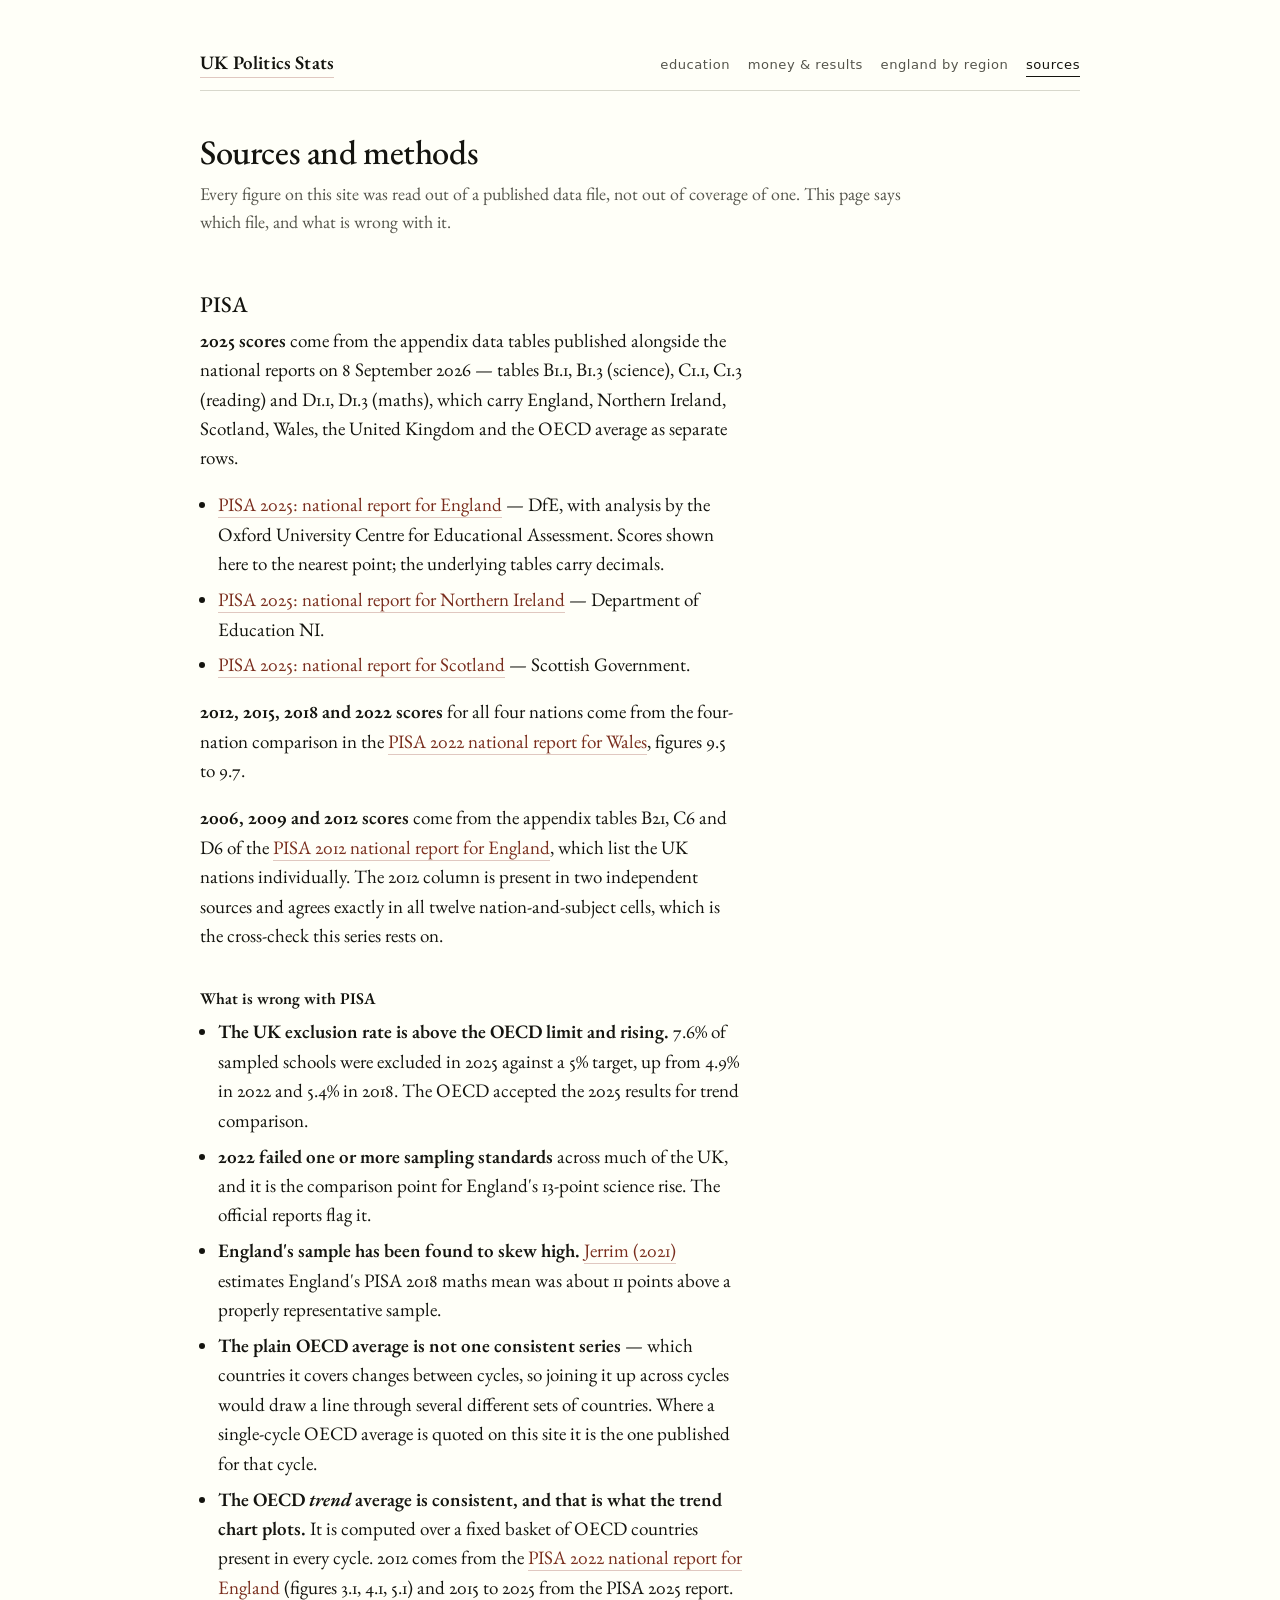
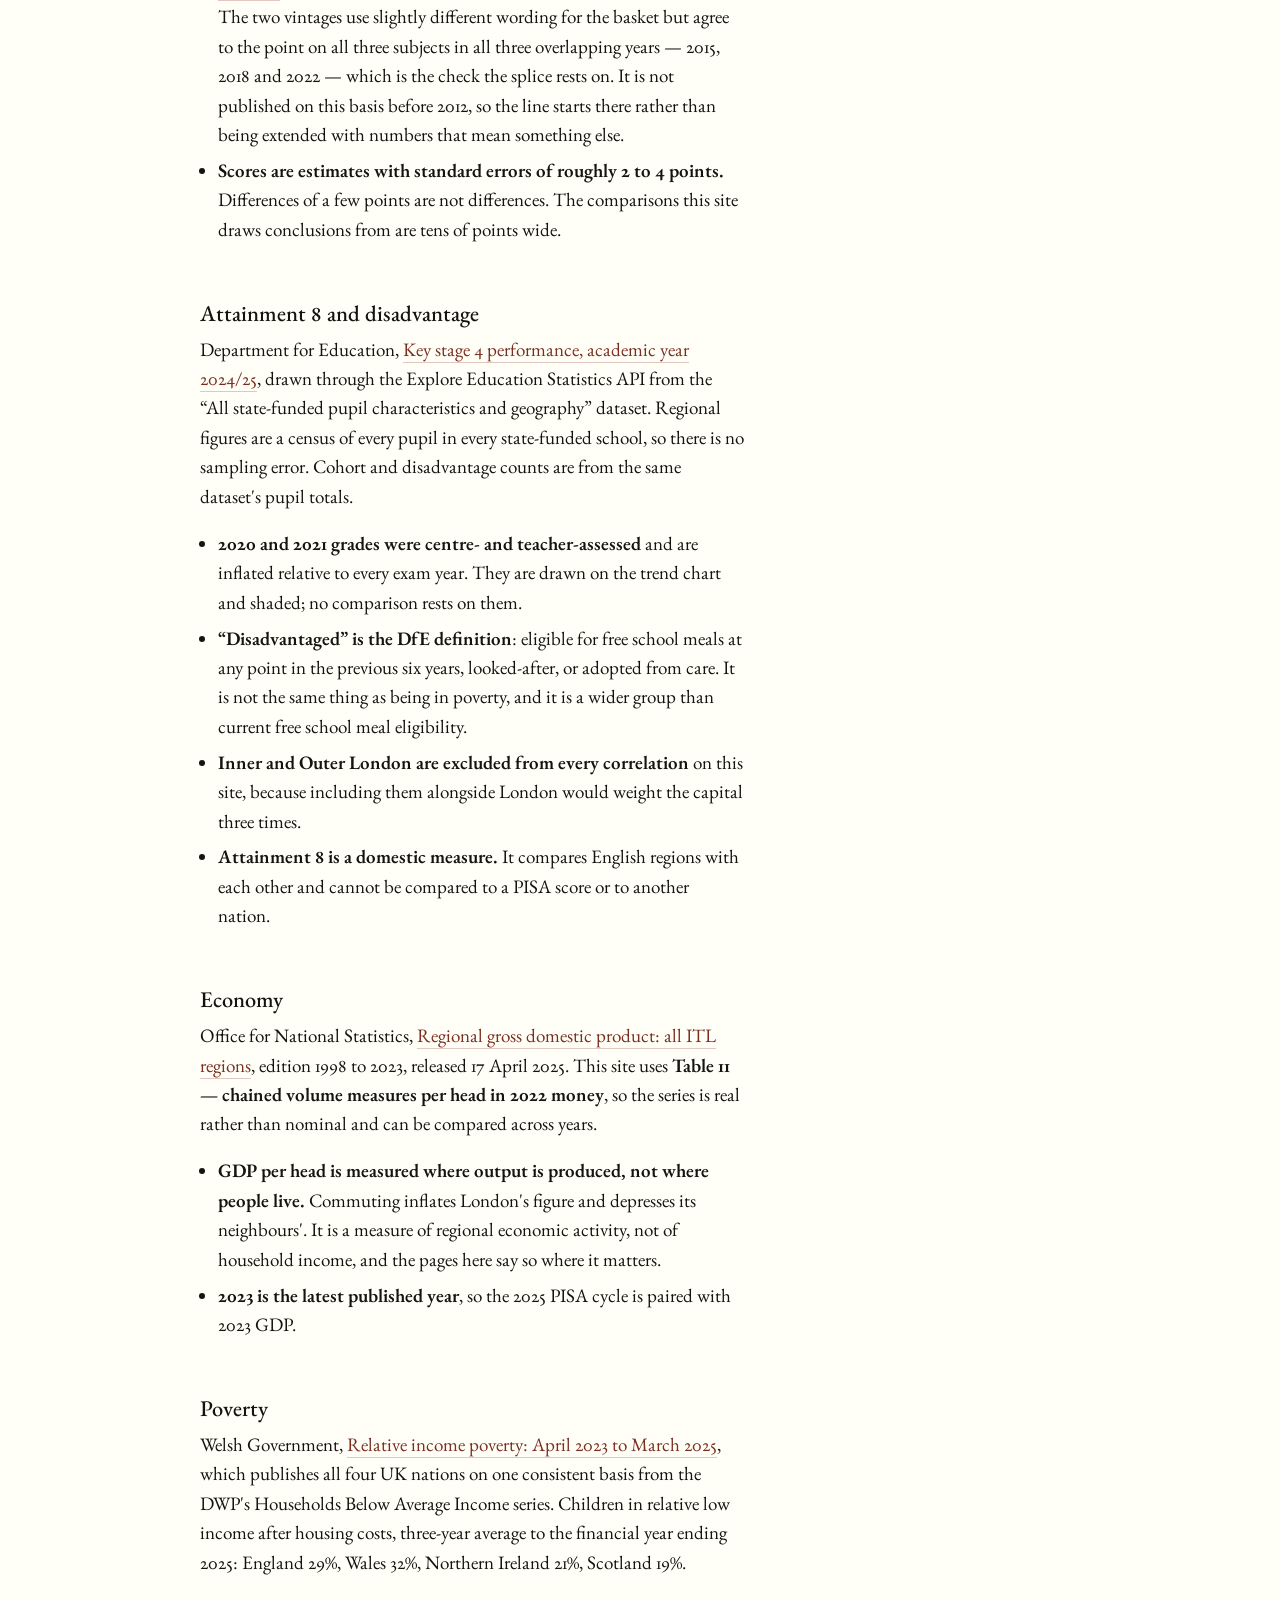
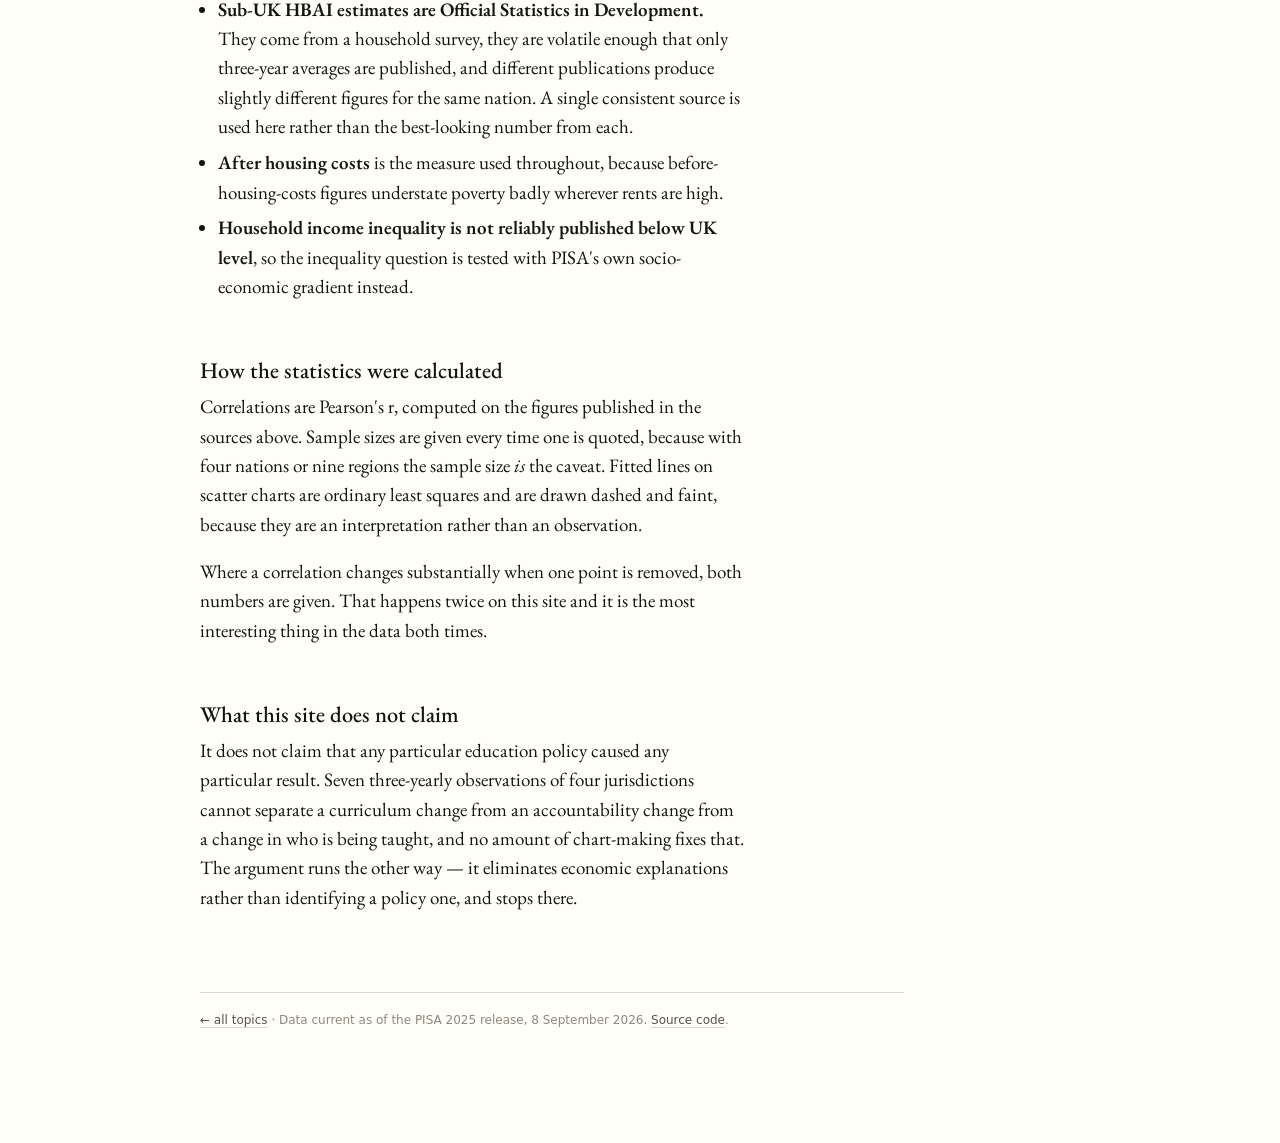
<file: sources.html>
<!doctype html>
<html lang="en-GB">
<head>
<meta charset="utf-8">
<meta name="viewport" content="width=device-width, initial-scale=1">
<title>Sources — UK Politics Stats</title>
<meta name="description" content="Every dataset behind this site, where it came from, and what is wrong with it.">
<link rel="icon" href="data:image/svg+xml,%3Csvg xmlns='http://www.w3.org/2000/svg' viewBox='0 0 100 100'%3E%3Ctext y='.9em' font-size='90'%3E📊%3C/text%3E%3C/svg%3E">
<link rel="preconnect" href="https://fonts.googleapis.com">
<link rel="preconnect" href="https://fonts.gstatic.com" crossorigin>
<link rel="stylesheet" href="https://fonts.googleapis.com/css2?family=EB+Garamond:wght@400;500;600&display=swap">
<link rel="stylesheet" href="assets/style.css">
</head>
<body>
<div class="wrap">

<header class="masthead">
  <a class="brand" href="./">UK Politics Stats</a>
  <nav>
    <a href="education.html">education</a>
    <a href="money.html">money &amp; results</a>
    <a href="regions.html">england by region</a>
    <a href="sources.html" aria-current="page">sources</a>
  </nav>
</header>

<h1>Sources and methods</h1>

<p class="standfirst">Every figure on this site was read out of a published data file, not out of
coverage of one. This page says which file, and what is wrong with it.</p>

<h2>PISA</h2>

<p><strong>2025 scores</strong> come from the appendix data tables published alongside the national
reports on 8 September 2026 — tables B1.1, B1.3 (science), C1.1, C1.3 (reading) and D1.1, D1.3
(maths), which carry England, Northern Ireland, Scotland, Wales, the United Kingdom and the OECD
average as separate rows.</p>

<ul>
  <li><a href="https://www.gov.uk/government/publications/pisa-2025-national-report-for-england">PISA 2025: national report for England</a> — DfE, with analysis by the Oxford University Centre for Educational Assessment. Scores shown here to the nearest point; the underlying tables carry decimals.</li>
  <li><a href="https://www.education-ni.gov.uk/publications/pisa-2025-national-report-northern-ireland-volume-1">PISA 2025: national report for Northern Ireland</a> — Department of Education NI.</li>
  <li><a href="https://www.gov.scot/publications/pisa-2025-national-report-scotland/">PISA 2025: national report for Scotland</a> — Scottish Government.</li>
</ul>

<p><strong>2012, 2015, 2018 and 2022 scores</strong> for all four nations come from the four-nation
comparison in the <a href="https://www.gov.wales/sites/default/files/statistics-and-research/2023-12/pisa-2022-national-report-wales-059.pdf">PISA 2022 national report for Wales</a>, figures 9.5 to 9.7.</p>

<p><strong>2006, 2009 and 2012 scores</strong> come from the appendix tables B21, C6 and D6 of the
<a href="https://assets.publishing.service.gov.uk/media/5a7cdd87e5274a2c9a48496f/programme-for-international-student-assessment-pisa-2012-national-report-for-england.pdf">PISA 2012 national report for England</a>, which list the UK nations individually. The
2012 column is present in two independent sources and agrees exactly in all twelve
nation-and-subject cells, which is the cross-check this series rests on.</p>

<h3>What is wrong with PISA</h3>

<ul>
  <li><strong>The UK exclusion rate is above the OECD limit and rising.</strong> 7.6% of sampled schools were excluded in 2025 against a 5% target, up from 4.9% in 2022 and 5.4% in 2018. The OECD accepted the 2025 results for trend comparison.</li>
  <li><strong>2022 failed one or more sampling standards</strong> across much of the UK, and it is the comparison point for England's 13-point science rise. The official reports flag it.</li>
  <li><strong>England's sample has been found to skew high.</strong> <a href="https://bera-journals.onlinelibrary.wiley.com/doi/10.1002/rev3.3270">Jerrim (2021)</a> estimates England's PISA 2018 maths mean was about 11 points above a properly representative sample.</li>
  <li><strong>The plain OECD average is not one consistent series</strong> — which countries it covers changes between cycles, so joining it up across cycles would draw a line through several different sets of countries. Where a single-cycle OECD average is quoted on this site it is the one published for that cycle.</li>
  <li><strong>The OECD <em>trend</em> average is consistent, and that is what the trend chart plots.</strong> It is computed over a fixed basket of OECD countries present in every cycle. 2012 comes from the <a href="https://assets.publishing.service.gov.uk/media/656dc3321104cf0013fa742f/PISA_2022_England_National_Report.pdf">PISA 2022 national report for England</a> (figures 3.1, 4.1, 5.1) and 2015 to 2025 from the PISA 2025 report. The two vintages use slightly different wording for the basket but agree to the point on all three subjects in all three overlapping years — 2015, 2018 and 2022 — which is the check the splice rests on. It is not published on this basis before 2012, so the line starts there rather than being extended with numbers that mean something else.</li>
  <li><strong>Scores are estimates with standard errors of roughly 2 to 4 points.</strong> Differences of a few points are not differences. The comparisons this site draws conclusions from are tens of points wide.</li>
</ul>

<h2>Attainment 8 and disadvantage</h2>

<p>Department for Education, <a href="https://explore-education-statistics.service.gov.uk/find-statistics/key-stage-4-performance/2024-25">Key stage 4 performance, academic year 2024/25</a>, drawn through the Explore Education
Statistics API from the “All state-funded pupil characteristics and geography” dataset. Regional
figures are a census of every pupil in every state-funded school, so there is no sampling error.
Cohort and disadvantage counts are from the same dataset's pupil totals.</p>

<ul>
  <li><strong>2020 and 2021 grades were centre- and teacher-assessed</strong> and are inflated relative to every exam year. They are drawn on the trend chart and shaded; no comparison rests on them.</li>
  <li><strong>“Disadvantaged” is the DfE definition</strong>: eligible for free school meals at any point in the previous six years, looked-after, or adopted from care. It is not the same thing as being in poverty, and it is a wider group than current free school meal eligibility.</li>
  <li><strong>Inner and Outer London are excluded from every correlation</strong> on this site, because including them alongside London would weight the capital three times.</li>
  <li><strong>Attainment 8 is a domestic measure.</strong> It compares English regions with each other and cannot be compared to a PISA score or to another nation.</li>
</ul>

<h2>Economy</h2>

<p>Office for National Statistics, <a href="https://www.ons.gov.uk/economy/grossdomesticproductgdp/datasets/regionalgrossdomesticproductallnutslevelregions">Regional gross domestic product: all ITL regions</a>, edition 1998 to 2023, released 17 April
2025. This site uses <strong>Table 11 — chained volume measures per head in 2022 money</strong>, so
the series is real rather than nominal and can be compared across years.</p>

<ul>
  <li><strong>GDP per head is measured where output is produced, not where people live.</strong> Commuting inflates London's figure and depresses its neighbours'. It is a measure of regional economic activity, not of household income, and the pages here say so where it matters.</li>
  <li><strong>2023 is the latest published year</strong>, so the 2025 PISA cycle is paired with 2023 GDP.</li>
</ul>

<h2>Poverty</h2>

<p>Welsh Government, <a href="https://www.gov.wales/relative-income-poverty-april-2023-march-2025-official-statistics-development-html">Relative income poverty: April 2023 to March 2025</a>, which publishes all four UK nations on
one consistent basis from the DWP's Households Below Average Income series. Children in relative
low income after housing costs, three-year average to the financial year ending 2025: England 29%,
Wales 32%, Northern Ireland 21%, Scotland 19%.</p>

<ul>
  <li><strong>Sub-UK HBAI estimates are Official Statistics in Development.</strong> They come from a household survey, they are volatile enough that only three-year averages are published, and different publications produce slightly different figures for the same nation. A single consistent source is used here rather than the best-looking number from each.</li>
  <li><strong>After housing costs</strong> is the measure used throughout, because before-housing-costs figures understate poverty badly wherever rents are high.</li>
  <li><strong>Household income inequality is not reliably published below UK level</strong>, so the inequality question is tested with PISA's own socio-economic gradient instead.</li>
</ul>

<h2>How the statistics were calculated</h2>

<p>Correlations are Pearson's r, computed on the figures published in the sources above. Sample
sizes are given every time one is quoted, because with four nations or nine regions the sample
size <em>is</em> the caveat. Fitted lines on scatter charts are ordinary least squares and are
drawn dashed and faint, because they are an interpretation rather than an observation.</p>

<p>Where a correlation changes substantially when one point is removed, both numbers are given.
That happens twice on this site and it is the most interesting thing in the data both times.</p>

<h2>What this site does not claim</h2>

<p>It does not claim that any particular education policy caused any particular result. Seven
three-yearly observations of four jurisdictions cannot separate a curriculum change from an
accountability change from a change in who is being taught, and no amount of chart-making fixes
that. The argument runs the other way — it eliminates economic explanations rather than
identifying a policy one, and stops there.</p>

<footer>
  <p><a href="./">← all topics</a> · Data current as of the PISA 2025 release, 8 September 2026.
  <a href="https://github.com/sol-apps/uk-politics-stats">Source code</a>.</p>
</footer>

</div>
</body>
</html>
</file>
<file: assets/style.css>
/* UK Politics Stats — a deliberately plain sheet.
   Rules of the house, after Tufte: the ink belongs to the data. Everything
   here exists to get out of the way of a chart. No shadows, no gradients,
   no rounded boxes, no decorative rules. One typeface family, one accent. */

:root {
  color-scheme: light;

  --paper:      #fffff8;   /* warm off-white; kinder than #fff under a chart */
  --ink:        #14140f;
  --ink-soft:   #55554c;
  --ink-faint:  #8a8a80;
  --rule:       #d8d8cc;
  --rule-faint: #ebebe0;
  --accent:     #7a2e1e;

  /* Nation series. Direct-labelled everywhere, so hue carries no load on its
     own — nobody has to tell #2d6ca2 from #4c3f91 to read the chart. */
  --eng: #4a3d8f;
  --sco: #22648f;
  --nir: #33693b;
  --wal: #9e3232;
  --ref: #a9a99e;

  --measure: 34rem;
  --wide:    58rem;
}

* { box-sizing: border-box; }

html { -webkit-text-size-adjust: 100%; }

body {
  margin: 0;
  background: var(--paper);
  color: var(--ink);
  font-family: "EB Garamond", Garamond, Georgia, "Times New Roman", serif;
  font-size: 19px;
  line-height: 1.55;
  font-variant-numeric: oldstyle-nums proportional-nums;
}

.wrap { max-width: var(--wide); margin: 0 auto; padding: 3rem 1.5rem 6rem; }

/* Text columns stay narrow even when a chart beside them is wide. */
p, ul, ol, .measure, blockquote { max-width: var(--measure); }

/* ---- masthead ------------------------------------------------------- */

.masthead {
  display: flex;
  flex-wrap: wrap;
  align-items: baseline;
  gap: 0.4rem 1.4rem;
  padding-bottom: 0.7rem;
  margin-bottom: 2.6rem;
  border-bottom: 1px solid var(--rule);
}
.masthead a.brand {
  font-weight: 600;
  letter-spacing: 0.01em;
  color: var(--ink);
  text-decoration: none;
}
.masthead nav { display: flex; flex-wrap: wrap; gap: 1.1rem; margin-left: auto; }
.masthead nav a {
  font-size: 0.82rem;
  font-family: system-ui, -apple-system, "Segoe UI", sans-serif;
  letter-spacing: 0.04em;
  text-transform: lowercase;
  color: var(--ink-soft);
  text-decoration: none;
  border-bottom: 1px solid transparent;
  padding-bottom: 1px;
}
.masthead nav a:hover { color: var(--ink); border-bottom-color: var(--rule); }
.masthead nav a[aria-current="page"] { color: var(--ink); border-bottom-color: var(--ink); }

/* ---- headings ------------------------------------------------------- */

h1 {
  font-size: 2.15rem;
  font-weight: 500;
  line-height: 1.15;
  letter-spacing: -0.012em;
  margin: 0 0 0.5rem;
  max-width: 22ch;
}
h2 {
  font-size: 1.4rem;
  font-weight: 500;
  line-height: 1.25;
  margin: 3.4rem 0 0.5rem;
  max-width: var(--measure);
}
h3 {
  font-size: 1.02rem;
  font-weight: 600;
  margin: 2.2rem 0 0.4rem;
  max-width: var(--measure);
}
.standfirst {
  font-size: 1.12rem;
  color: var(--ink-soft);
  margin: 0 0 2.4rem;
  max-width: 46rem;
}
.dateline {
  font-family: system-ui, -apple-system, "Segoe UI", sans-serif;
  font-size: 0.72rem;
  letter-spacing: 0.09em;
  text-transform: uppercase;
  color: var(--ink-faint);
  margin: 0 0 1.6rem;
}

p { margin: 0 0 1.1rem; }
a { color: var(--accent); text-decoration: none; border-bottom: 1px solid #e0c8c0; }
a:hover { border-bottom-color: var(--accent); }

strong { font-weight: 600; }

ul, ol { padding-left: 1.15rem; margin: 0 0 1.1rem; }
li { margin-bottom: 0.4rem; }

/* ---- figures -------------------------------------------------------- */

figure { margin: 2.6rem 0 3rem; max-width: 100%; }
figure svg { display: block; width: 100%; height: auto; overflow: visible; }

figcaption {
  font-family: system-ui, -apple-system, "Segoe UI", sans-serif;
  font-size: 0.76rem;
  line-height: 1.55;
  color: var(--ink-soft);
  margin-top: 0.9rem;
  max-width: 44rem;
}
figcaption b { color: var(--ink); font-weight: 600; }
figcaption .src { display: block; color: var(--ink-faint); margin-top: 0.3rem; }

.fig-title {
  font-size: 1.02rem;
  font-weight: 600;
  margin: 0 0 0.15rem;
  max-width: var(--measure);
}
.fig-sub {
  font-family: system-ui, -apple-system, "Segoe UI", sans-serif;
  font-size: 0.78rem;
  color: var(--ink-soft);
  margin: 0 0 1rem;
  max-width: 44rem;
}

/* Wide charts may exceed the text column but must never scroll the page. */
.scroller { overflow-x: auto; }
.scroller > svg { min-width: 28rem; }
.scroller > table { min-width: 26rem; margin-top: 0; }

/* ---- the one piece of emphasis this site allows --------------------- */

.finding {
  border-left: 2px solid var(--ink);
  padding: 0.1rem 0 0.1rem 1.1rem;
  margin: 2.2rem 0;
  max-width: var(--measure);
}
.finding p:last-child { margin-bottom: 0; }

.caveat {
  font-size: 0.88rem;
  color: var(--ink-soft);
  border-top: 1px solid var(--rule-faint);
  padding-top: 0.9rem;
  margin: 2.6rem 0;
  max-width: 44rem;
}

/* ---- tables --------------------------------------------------------- */

table {
  border-collapse: collapse;
  font-family: system-ui, -apple-system, "Segoe UI", sans-serif;
  font-size: 0.8rem;
  font-variant-numeric: tabular-nums;
  margin: 1.6rem 0 2.4rem;
  width: 100%;
  max-width: 44rem;
}
caption {
  text-align: left;
  font-size: 0.78rem;
  color: var(--ink-soft);
  padding-bottom: 0.55rem;
}
th, td { text-align: right; padding: 0.34rem 0.7rem 0.34rem 0; border-bottom: 1px solid var(--rule-faint); }
th:first-child, td:first-child { text-align: left; padding-right: 1.2rem; }
thead th { border-bottom: 1px solid var(--rule); font-weight: 600; color: var(--ink-soft); }
tbody tr:last-child td { border-bottom: 1px solid var(--rule); }
td.num { font-variant-numeric: tabular-nums; }

/* ---- index cards ---------------------------------------------------- */

.topics { list-style: none; padding: 0; margin: 2rem 0 0; max-width: 44rem; }
.topics li { border-top: 1px solid var(--rule); padding: 1.3rem 0; margin: 0; }
.topics li:last-child { border-bottom: 1px solid var(--rule); }
.topics a { font-size: 1.2rem; border-bottom: none; color: var(--ink); }
.topics a:hover { border-bottom: 1px solid var(--ink); }
.topics p { margin: 0.3rem 0 0; color: var(--ink-soft); font-size: 0.95rem; max-width: 40rem; }
.topics .soon { color: var(--ink-faint); font-size: 1.2rem; }
.topics .soon + p { color: var(--ink-faint); }

/* ---- footer --------------------------------------------------------- */

footer {
  margin-top: 5rem;
  padding-top: 1.1rem;
  border-top: 1px solid var(--rule);
  font-family: system-ui, -apple-system, "Segoe UI", sans-serif;
  font-size: 0.75rem;
  color: var(--ink-faint);
  max-width: 44rem;
}
footer a { color: var(--ink-soft); border-bottom-color: var(--rule); }

/* ---- svg text defaults ---------------------------------------------- */

svg text {
  font-family: system-ui, -apple-system, "Segoe UI", sans-serif;
  fill: var(--ink-soft);
}
svg .axis-label { font-size: 11px; }
svg .tick        { font-size: 10.5px; fill: var(--ink-faint); }
svg .series-label{ font-size: 11.5px; font-weight: 600; }
svg .value       { font-size: 10.5px; font-variant-numeric: tabular-nums; }
svg .panel-title { font-size: 12px; font-weight: 600; fill: var(--ink); }
svg .note        { font-size: 10.5px; fill: var(--ink-faint); }
svg .rule        { stroke: var(--rule); stroke-width: 1; }
svg .rule-faint  { stroke: var(--rule-faint); stroke-width: 1; }

@media (max-width: 40rem) {
  body { font-size: 18px; }
  .wrap { padding: 2rem 1.1rem 4rem; }
  h1 { font-size: 1.75rem; }
  .masthead nav { margin-left: 0; width: 100%; gap: 0.9rem; }
}

@media print {
  body { background: #fff; font-size: 11pt; }
  .masthead nav, footer { display: none; }
  figure { break-inside: avoid; }
}

/* ---- panel grids: independent charts sharing one scale -------------- */

.panel-grid {
  display: grid;
  grid-template-columns: repeat(auto-fit, minmax(16rem, 1fr));
  gap: 1.6rem 2rem;
  margin: 1.2rem 0 0;
}
.panel-grid > div { min-width: 0; }
.panel-grid svg { width: 100%; height: auto; }
.panel-heading {
  font-family: system-ui, -apple-system, "Segoe UI", sans-serif;
  font-size: 0.8rem;
  font-weight: 600;
  color: var(--ink);
  margin: 0 0 0.15rem;
}
</file>
